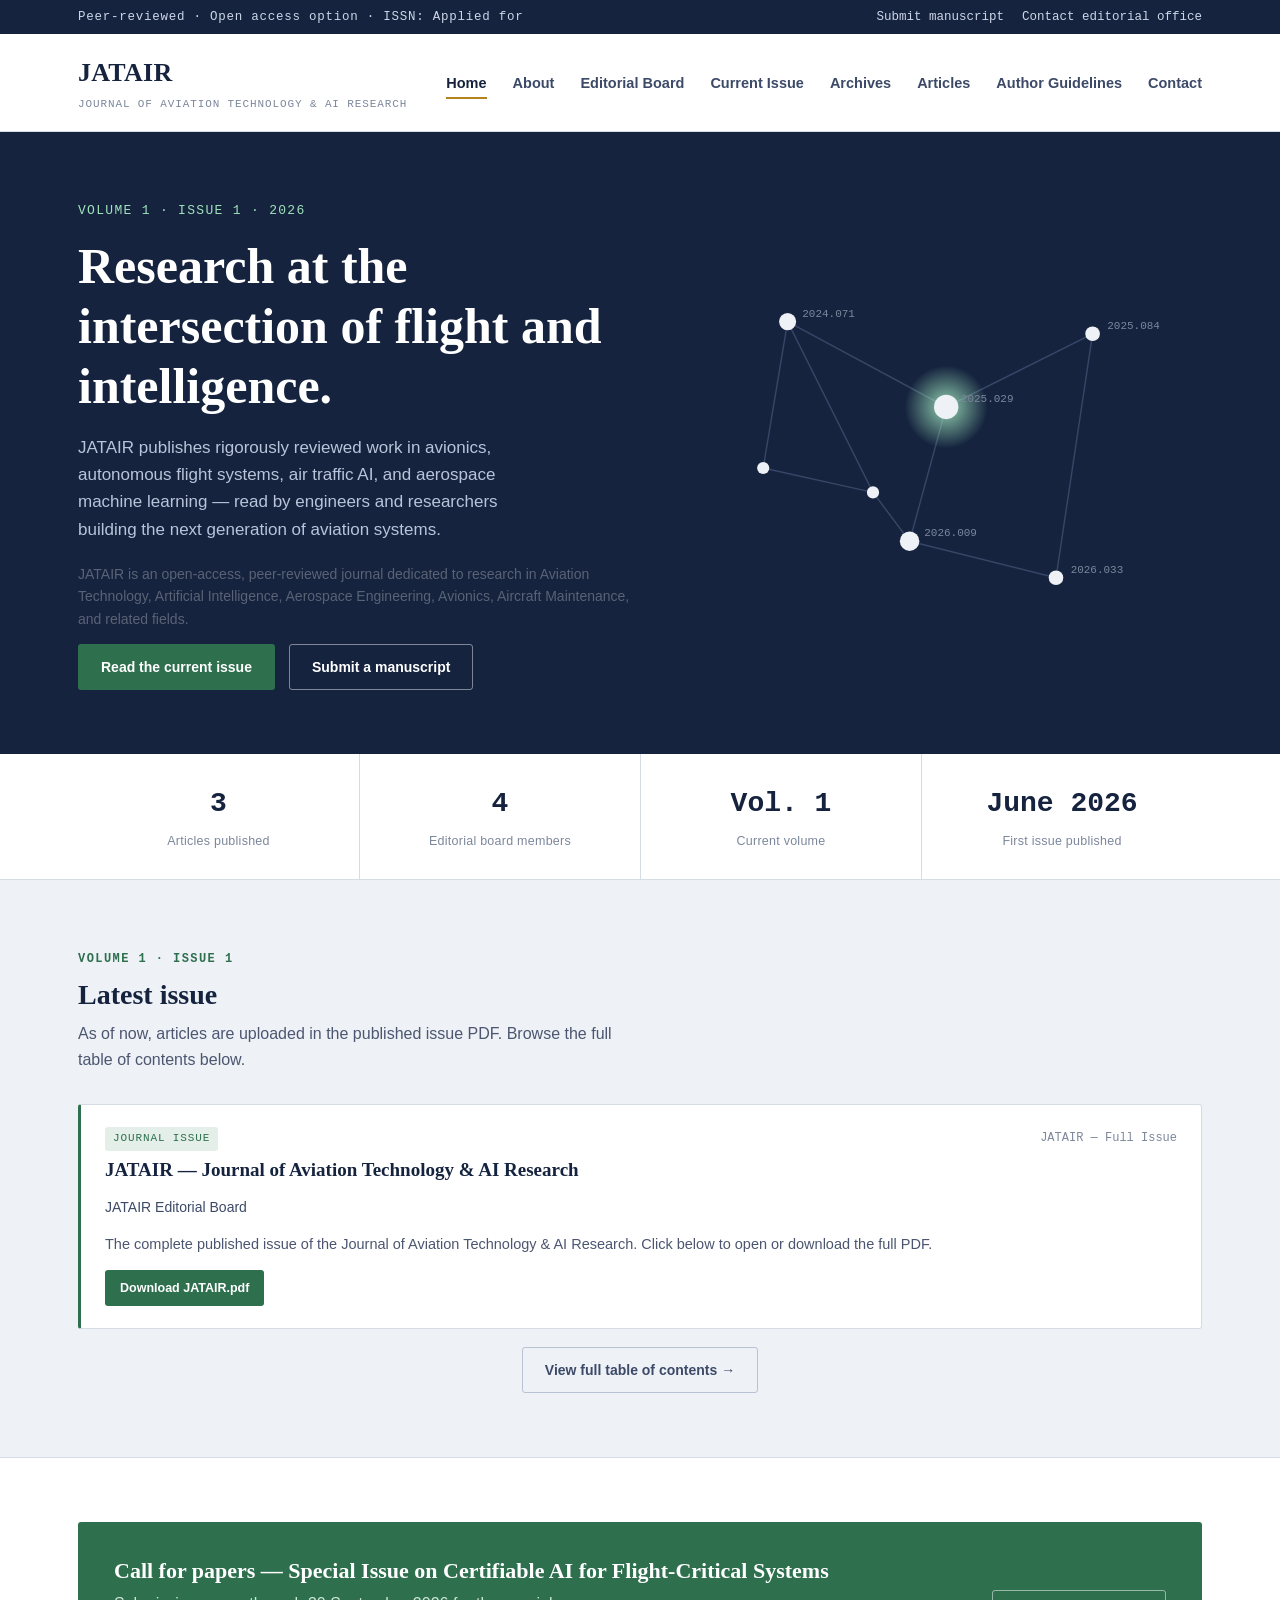
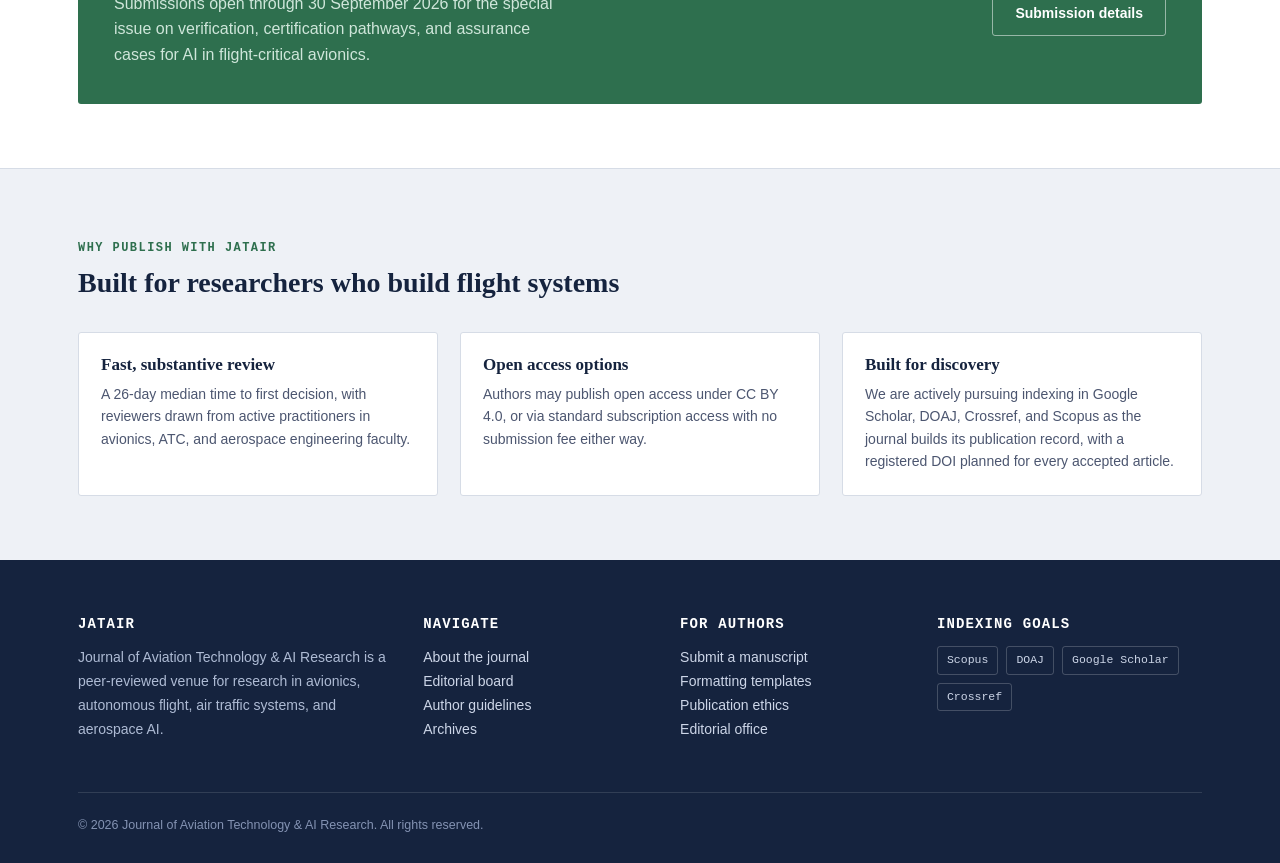
<file: index.html>
<!DOCTYPE html>
<html lang="en">
<head>
    <meta name="google-site-verification" content="bIQgnCzCOaIgzUwTXekCMiHLZ_OzwnJJaX8pD0Ojh9M" />
    <meta charset="UTF-8">
    <meta name="viewport" content="width=device-width, initial-scale=1.0">

    <title>JATAIR – Journal of Aviation Technology &amp; AI Research</title>

    <meta name="description" content="JATAIR publishes peer-reviewed research in aviation technology, avionics, autonomous flight systems, and AI">

    <link rel="stylesheet" href="styles.css">
    <link rel="preconnect" href="https://fonts.googleapis.com">
    <!-- other links -->
</head>
<body>
<a class="skip-link" href="#main">Skip to content</a>

<div class="topbar">
  <div class="container">
    <span class="issn">Peer-reviewed · Open access option · ISSN: Applied for</span>
    <div class="topbar-links">
      <a href="submit.html">Submit manuscript</a>
      <a href="contact.html">Contact editorial office</a>
    </div>
  </div>
</div>

<header class="site-header">
  <div class="container">
    <a href="index.html" class="brand">
      <span class="brand-mark">JATAIR</span>
      <span class="brand-sub">Journal of Aviation Technology &amp; AI Research</span>
    </a>
    <button class="nav-toggle" aria-label="Toggle navigation" aria-expanded="false">
      <span></span><span></span><span></span>
    </button>
    <nav class="main-nav" aria-label="Primary">
      <ul>
        <li><a href="index.html" aria-current="page">Home</a></li>
        <li><a href="about.html">About</a></li>
        <li><a href="board.html">Editorial Board</a></li>
        <li><a href="current-issue.html">Current Issue</a></li>
        <li><a href="archives.html">Archives</a></li>
        <li><a href="articles.html">Articles</a></li>
        <li><a href="guidelines.html">Author Guidelines</a></li>
        <li><a href="contact.html">Contact</a></li>
      </ul>
    </nav>
  </div>
</header>

<main id="main">

  <section class="hero">
    <div class="container">
      <div>
        <span class="issue-tag">Volume 1 · Issue 1 · 2026</span>
        <h1>Research at the intersection of flight and intelligence.</h1>
        <p class="lede">JATAIR publishes rigorously reviewed work in avionics, autonomous flight systems, air traffic AI, and aerospace machine learning — read by engineers and researchers building the next generation of aviation systems.</p>
        <p style="font-size:14px; color:#5a6275; margin-top:-8px;">JATAIR is an open-access, peer-reviewed journal dedicated to research in Aviation Technology, Artificial Intelligence, Aerospace Engineering, Avionics, Aircraft Maintenance, and related fields.</p>
        <div class="hero-actions">
          <a href="current-issue.html" class="btn btn-primary">Read the current issue</a>
          <a href="submit.html" class="btn btn-secondary">Submit a manuscript</a>
        </div>
      </div>
      <div class="hero-graphic" aria-hidden="true">
        <svg viewBox="0 0 420 360" xmlns="http://www.w3.org/2000/svg">
          <defs>
            <radialGradient id="nodeglow" cx="50%" cy="50%" r="50%">
              <stop offset="0%" stop-color="#9fe3bc" stop-opacity="0.9"/>
              <stop offset="100%" stop-color="#9fe3bc" stop-opacity="0"/>
            </radialGradient>
          </defs>
          <g stroke="#3a4a6b" stroke-width="1.2" fill="none" opacity="0.9">
            <line x1="80" y1="80" x2="210" y2="150"/>
            <line x1="210" y1="150" x2="330" y2="90"/>
            <line x1="210" y1="150" x2="180" y2="260"/>
            <line x1="180" y1="260" x2="300" y2="290"/>
            <line x1="80" y1="80" x2="150" y2="220"/>
            <line x1="150" y1="220" x2="180" y2="260"/>
            <line x1="330" y1="90" x2="300" y2="290"/>
            <line x1="80" y1="80" x2="60" y2="200"/>
            <line x1="60" y1="200" x2="150" y2="220"/>
          </g>
          <circle cx="210" cy="150" r="34" fill="url(#nodeglow)"/>
          <g fill="#eef1f6">
            <circle cx="80" cy="80" r="7"/>
            <circle cx="210" cy="150" r="10"/>
            <circle cx="330" cy="90" r="6"/>
            <circle cx="180" cy="260" r="8"/>
            <circle cx="300" cy="290" r="6"/>
            <circle cx="150" cy="220" r="5"/>
            <circle cx="60" cy="200" r="5"/>
          </g>
          <g font-family="IBM Plex Mono, monospace" font-size="9" fill="#7c879c">
            <text x="92" y="76">2024.071</text>
            <text x="222" y="146">2025.029</text>
            <text x="342" y="86">2025.084</text>
            <text x="192" y="256">2026.009</text>
            <text x="312" y="286">2026.033</text>
          </g>
        </svg>
      </div>
    </div>
  </section>

  <section class="stats-strip">
    <div class="container">
      <div class="stat"><div class="value">3</div><div class="label">Articles published</div></div>
      <div class="stat"><div class="value">4</div><div class="label">Editorial board members</div></div>
      <div class="stat"><div class="value">Vol. 1</div><div class="label">Current volume</div></div>
      <div class="stat"><div class="value">June 2026</div><div class="label">First issue published</div></div>
    </div>
  </section>

  <section class="section">
    <div class="container">
      <div class="section-header">
        <span class="eyebrow">Volume 1 · Issue 1</span>
        <h2>Latest issue</h2>
        <p>As of now, articles are uploaded in the published issue PDF. Browse the full table of contents below.</p>
      </div>

      <article class="citation-card">
        <div class="citation-card__head">
          <span class="citation-card__tag">Journal Issue</span>
          <span class="citation-card__pages">JATAIR — Full Issue</span>
        </div>
        <h3 class="citation-card__title"><a href="JATAIR.pdf">JATAIR — Journal of Aviation Technology &amp; AI Research</a></h3>
        <p class="citation-card__authors">JATAIR Editorial Board</p>
        <p class="citation-card__abstract">The complete published issue of the Journal of Aviation Technology &amp; AI Research. Click below to open or download the full PDF.</p>
        <div class="citation-card__actions">
          <a href="JATAIR.pdf" class="btn btn-primary btn-small">Download JATAIR.pdf</a>
        </div>
      </article>

      <div style="text-align:center; margin-top: 8px;">
        <a href="current-issue.html" class="btn btn-ghost">View full table of contents →</a>
      </div>
    </div>
  </section>

  <section class="section alt">
    <div class="container">
      <div class="cfp-banner">
        <div>
          <h3>Call for papers — Special Issue on Certifiable AI for Flight-Critical Systems</h3>
          <p>Submissions open through 30 September 2026 for the special issue on verification, certification pathways, and assurance cases for AI in flight-critical avionics.</p>
        </div>
        <a href="submit.html" class="btn btn-secondary" style="border-color:rgba(255,255,255,0.5); color:#fff;">Submission details</a>
      </div>
    </div>
  </section>

  <section class="section">
    <div class="container">
      <div class="section-header">
        <span class="eyebrow">Why publish with JATAIR</span>
        <h2>Built for researchers who build flight systems</h2>
      </div>
      <div class="info-grid">
        <div class="info-card">
          <h3>Fast, substantive review</h3>
          <p>A 26-day median time to first decision, with reviewers drawn from active practitioners in avionics, ATC, and aerospace engineering faculty.</p>
        </div>
        <div class="info-card">
          <h3>Open access options</h3>
          <p>Authors may publish open access under CC BY 4.0, or via standard subscription access with no submission fee either way.</p>
        </div>
        <div class="info-card">
          <h3>Built for discovery</h3>
          <p>We are actively pursuing indexing in Google Scholar, DOAJ, Crossref, and Scopus as the journal builds its publication record, with a registered DOI planned for every accepted article.</p>
        </div>
      </div>
    </div>
  </section>

</main>

<footer class="site-footer">
  <div class="container">
    <div class="footer-grid">
      <div>
        <h4>JATAIR</h4>
        <p>Journal of Aviation Technology &amp; AI Research is a peer-reviewed venue for research in avionics, autonomous flight, air traffic systems, and aerospace AI.</p>
      </div>
      <div>
        <h4>Navigate</h4>
        <ul>
          <li><a href="about.html">About the journal</a></li>
          <li><a href="board.html">Editorial board</a></li>
          <li><a href="guidelines.html">Author guidelines</a></li>
          <li><a href="archives.html">Archives</a></li>
        </ul>
      </div>
      <div>
        <h4>For authors</h4>
        <ul>
          <li><a href="submit.html">Submit a manuscript</a></li>
          <li><a href="guidelines.html#formatting">Formatting templates</a></li>
          <li><a href="guidelines.html#ethics">Publication ethics</a></li>
          <li><a href="contact.html">Editorial office</a></li>
        </ul>
      </div>
      <div>
        <h4>Indexing goals</h4>
        <div class="indexing-list">
          <span>Scopus</span>
          <span>DOAJ</span>
          <span>Google Scholar</span>
          <span>Crossref</span>
        </div>
      </div>
    </div>
    <div class="footer-bottom">
      <span>© 2026 Journal of Aviation Technology &amp; AI Research. All rights reserved.</span>
    </div>
  </div>
</footer>

<script src="script.js"></script>
</body>
</html>
</file>
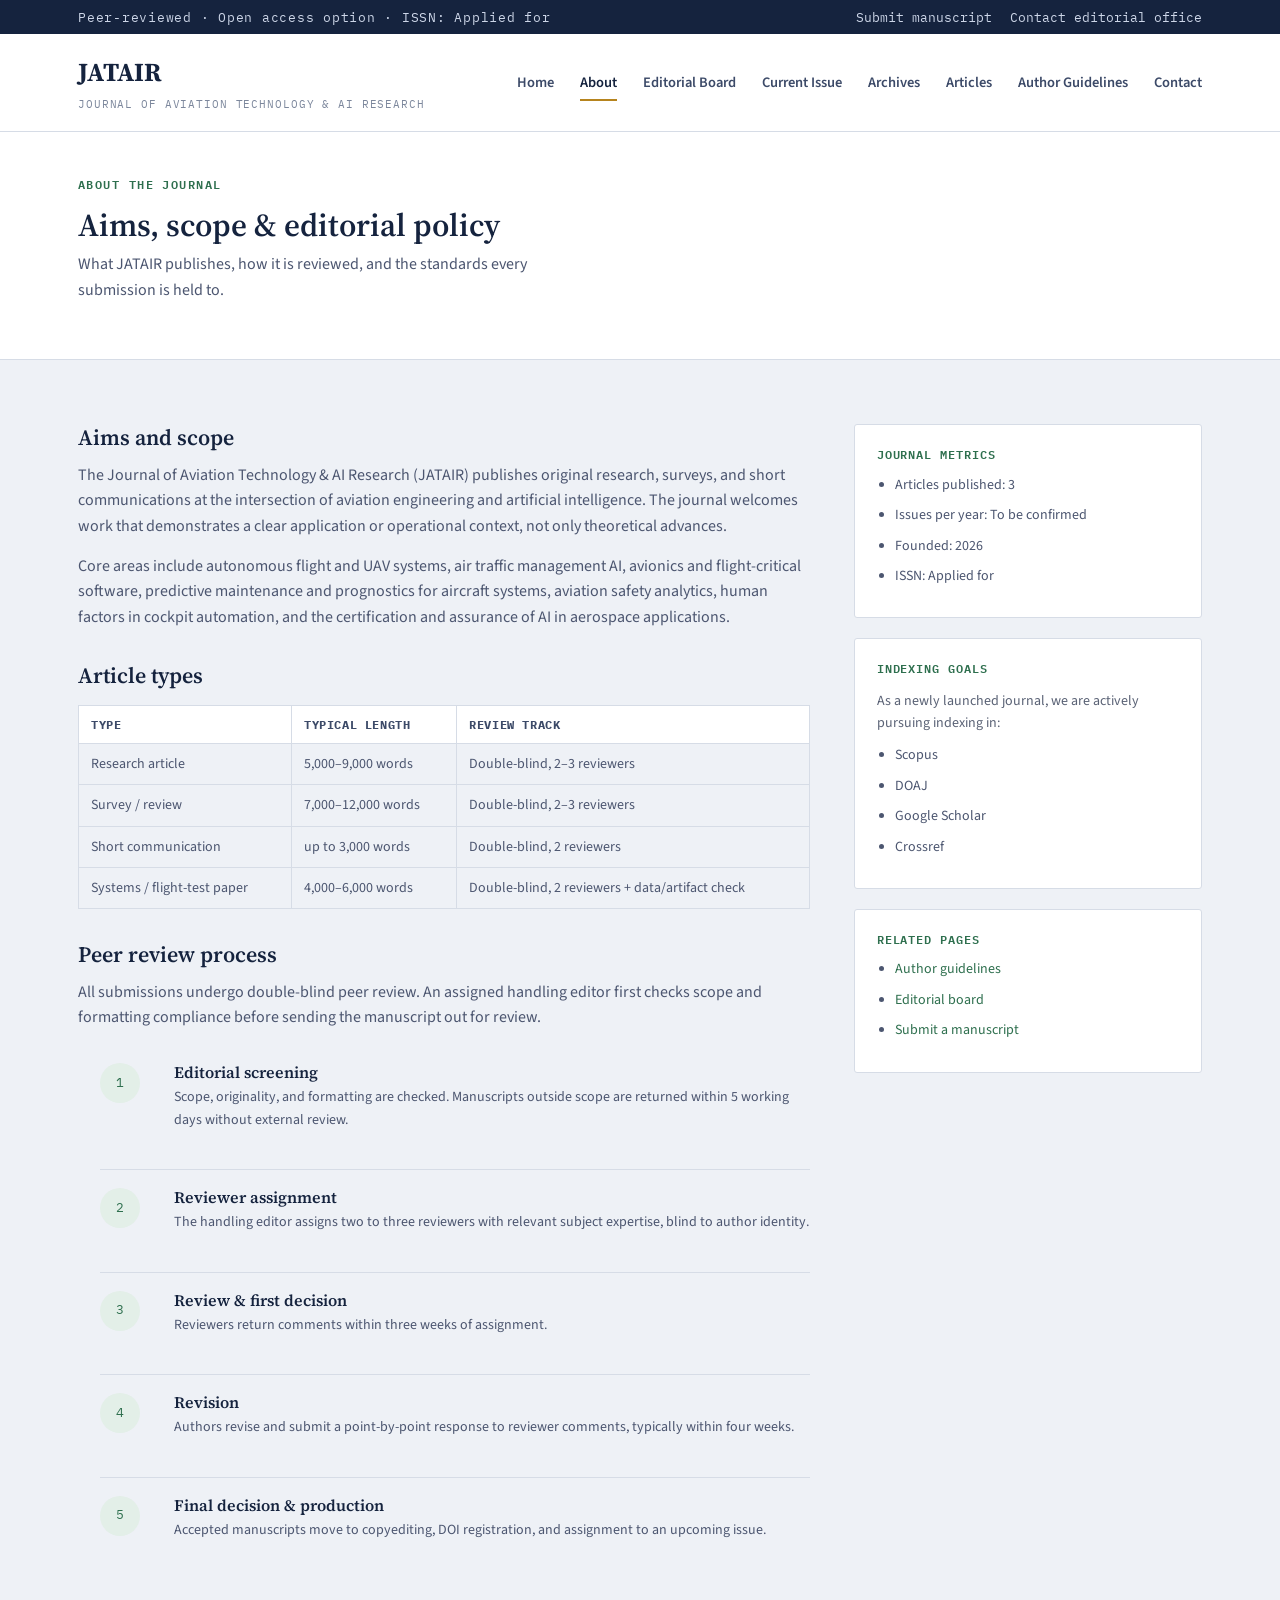
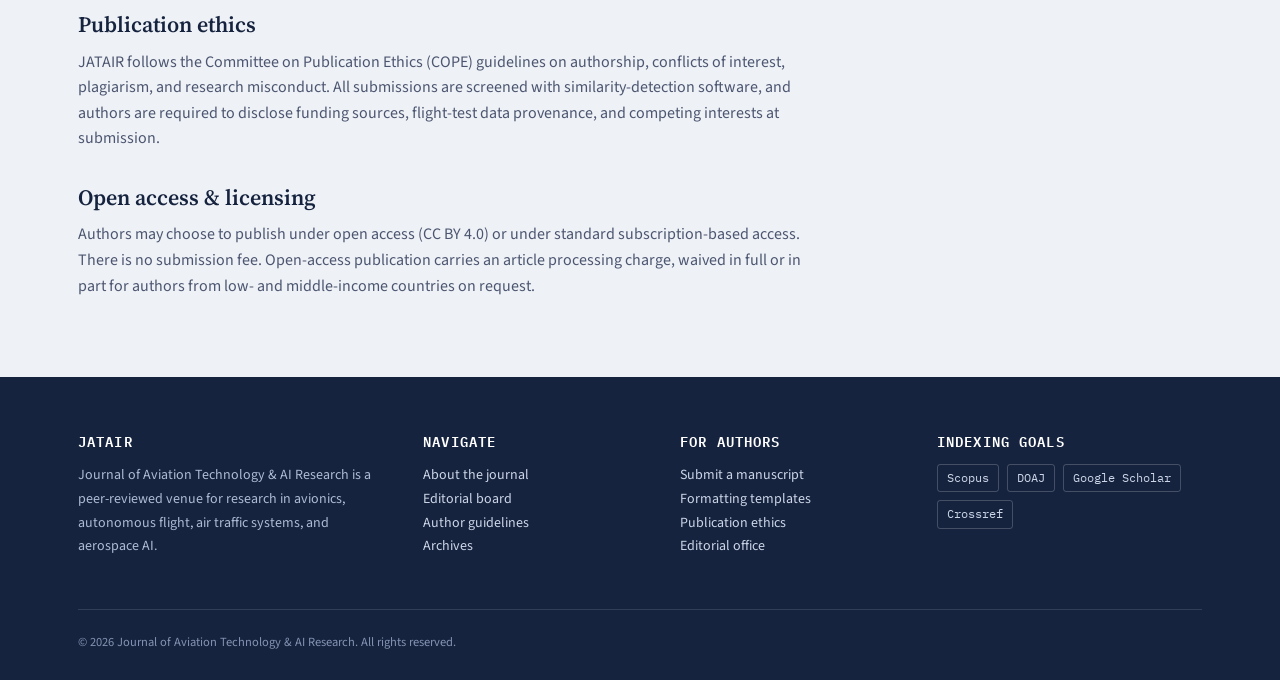
<file: about.html>
<!DOCTYPE html>
<html lang="en">
<head>
<meta charset="UTF-8">
<meta name="viewport" content="width=device-width, initial-scale=1.0">
<title>About — JATAIR</title>
<meta name="description" content="Aims, scope, and editorial policies of the Journal of Aviation Technology & AI Research.">
<link rel="stylesheet" href="styles.css">
<link rel="preconnect" href="https://fonts.googleapis.com">
<link href="https://fonts.googleapis.com/css2?family=Source+Serif+4:wght@500;600;700&family=Source+Sans+3:wght@400;500;600;700&family=IBM+Plex+Mono:wght@400;500;600&display=swap" rel="stylesheet">
</head>
<body>
<a class="skip-link" href="#main">Skip to content</a>

<div class="topbar">
  <div class="container">
    <span class="issn">Peer-reviewed · Open access option · ISSN: Applied for</span>
    <div class="topbar-links">
      <a href="submit.html">Submit manuscript</a>
      <a href="contact.html">Contact editorial office</a>
    </div>
  </div>
</div>

<header class="site-header">
  <div class="container">
    <a href="index.html" class="brand">
      <span class="brand-mark">JATAIR</span>
      <span class="brand-sub">Journal of Aviation Technology &amp; AI Research</span>
    </a>
    <button class="nav-toggle" aria-label="Toggle navigation" aria-expanded="false">
      <span></span><span></span><span></span>
    </button>
    <nav class="main-nav" aria-label="Primary">
      <ul>
        <li><a href="index.html">Home</a></li>
        <li><a href="about.html" aria-current="page">About</a></li>
        <li><a href="board.html">Editorial Board</a></li>
        <li><a href="current-issue.html">Current Issue</a></li>
        <li><a href="archives.html">Archives</a></li>
        <li><a href="articles.html">Articles</a></li>
        <li><a href="guidelines.html">Author Guidelines</a></li>
        <li><a href="contact.html">Contact</a></li>
      </ul>
    </nav>
  </div>
</header>

<main id="main">

  <div class="page-header">
    <div class="container">
      <span class="eyebrow">About the journal</span>
      <h1>Aims, scope &amp; editorial policy</h1>
      <p>What JATAIR publishes, how it is reviewed, and the standards every submission is held to.</p>
    </div>
  </div>

  <section class="section">
    <div class="container">
      <div class="layout-2col">
        <div class="prose">
          <h2>Aims and scope</h2>
          <p>The Journal of Aviation Technology &amp; AI Research (JATAIR) publishes original research, surveys, and short communications at the intersection of aviation engineering and artificial intelligence. The journal welcomes work that demonstrates a clear application or operational context, not only theoretical advances.</p>
          <p>Core areas include autonomous flight and UAV systems, air traffic management AI, avionics and flight-critical software, predictive maintenance and prognostics for aircraft systems, aviation safety analytics, human factors in cockpit automation, and the certification and assurance of AI in aerospace applications.</p>

          <h2>Article types</h2>
          <table>
            <thead>
              <tr><th>Type</th><th>Typical length</th><th>Review track</th></tr>
            </thead>
            <tbody>
              <tr><td>Research article</td><td>5,000–9,000 words</td><td>Double-blind, 2–3 reviewers</td></tr>
              <tr><td>Survey / review</td><td>7,000–12,000 words</td><td>Double-blind, 2–3 reviewers</td></tr>
              <tr><td>Short communication</td><td>up to 3,000 words</td><td>Double-blind, 2 reviewers</td></tr>
              <tr><td>Systems / flight-test paper</td><td>4,000–6,000 words</td><td>Double-blind, 2 reviewers + data/artifact check</td></tr>
            </tbody>
          </table>

          <h2>Peer review process</h2>
          <p>All submissions undergo double-blind peer review. An assigned handling editor first checks scope and formatting compliance before sending the manuscript out for review.</p>

          <ol class="timeline">
            <li>
              <span class="step-num">1</span>
              <div><h4>Editorial screening</h4><p>Scope, originality, and formatting are checked. Manuscripts outside scope are returned within 5 working days without external review.</p></div>
            </li>
            <li>
              <span class="step-num">2</span>
              <div><h4>Reviewer assignment</h4><p>The handling editor assigns two to three reviewers with relevant subject expertise, blind to author identity.</p></div>
            </li>
            <li>
              <span class="step-num">3</span>
              <div><h4>Review &amp; first decision</h4><p>Reviewers return comments within three weeks of assignment.</p></div>
            </li>
            <li>
              <span class="step-num">4</span>
              <div><h4>Revision</h4><p>Authors revise and submit a point-by-point response to reviewer comments, typically within four weeks.</p></div>
            </li>
            <li>
              <span class="step-num">5</span>
              <div><h4>Final decision &amp; production</h4><p>Accepted manuscripts move to copyediting, DOI registration, and assignment to an upcoming issue.</p></div>
            </li>
          </ol>

          <h2 id="ethics">Publication ethics</h2>
          <p>JATAIR follows the Committee on Publication Ethics (COPE) guidelines on authorship, conflicts of interest, plagiarism, and research misconduct. All submissions are screened with similarity-detection software, and authors are required to disclose funding sources, flight-test data provenance, and competing interests at submission.</p>

          <h2>Open access &amp; licensing</h2>
          <p>Authors may choose to publish under open access (CC BY 4.0) or under standard subscription-based access. There is no submission fee. Open-access publication carries an article processing charge, waived in full or in part for authors from low- and middle-income countries on request.</p>
        </div>

        <aside>
          <div class="sidebar-card">
            <h3>Journal metrics</h3>
            <ul>
              <li>Articles published: 3</li>
              <li>Issues per year: To be confirmed</li>
              <li>Founded: 2026</li>
              <li>ISSN: Applied for</li>
            </ul>
          </div>
          <div class="sidebar-card">
            <h3>Indexing goals</h3>
            <p style="font-size:14px; color:#5a6275; margin-bottom:10px;">As a newly launched journal, we are actively pursuing indexing in:</p>
            <ul>
              <li>Scopus</li>
              <li>DOAJ</li>
              <li>Google Scholar</li>
              <li>Crossref</li>
            </ul>
          </div>
          <div class="sidebar-card">
            <h3>Related pages</h3>
            <ul>
              <li><a href="guidelines.html">Author guidelines</a></li>
              <li><a href="board.html">Editorial board</a></li>
              <li><a href="submit.html">Submit a manuscript</a></li>
            </ul>
          </div>
        </aside>
      </div>
    </div>
  </section>

</main>

<footer class="site-footer">
  <div class="container">
    <div class="footer-grid">
      <div>
        <h4>JATAIR</h4>
        <p>Journal of Aviation Technology &amp; AI Research is a peer-reviewed venue for research in avionics, autonomous flight, air traffic systems, and aerospace AI.</p>
      </div>
      <div>
        <h4>Navigate</h4>
        <ul>
          <li><a href="about.html">About the journal</a></li>
          <li><a href="board.html">Editorial board</a></li>
          <li><a href="guidelines.html">Author guidelines</a></li>
          <li><a href="archives.html">Archives</a></li>
        </ul>
      </div>
      <div>
        <h4>For authors</h4>
        <ul>
          <li><a href="submit.html">Submit a manuscript</a></li>
          <li><a href="guidelines.html#formatting">Formatting templates</a></li>
          <li><a href="guidelines.html#ethics">Publication ethics</a></li>
          <li><a href="contact.html">Editorial office</a></li>
        </ul>
      </div>
      <div>
        <h4>Indexing goals</h4>
        <div class="indexing-list">
          <span>Scopus</span>
          <span>DOAJ</span>
          <span>Google Scholar</span>
          <span>Crossref</span>
        </div>
      </div>
    </div>
    <div class="footer-bottom">
      <span>© 2026 Journal of Aviation Technology &amp; AI Research. All rights reserved.</span>
    </div>
  </div>
</footer>

<script src="script.js"></script>
</body>
</html>
</file>
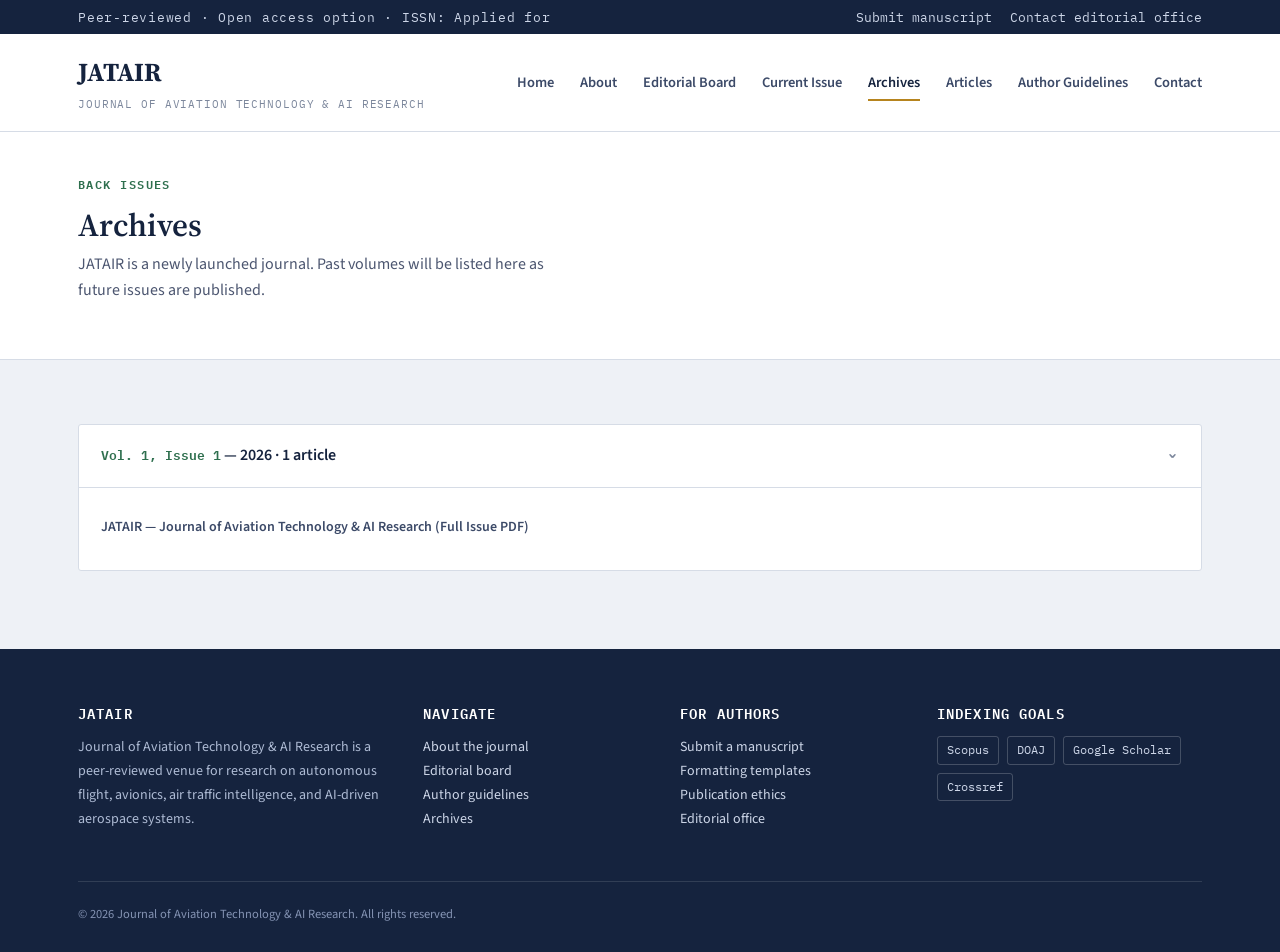
<file: archives.html>
<!DOCTYPE html>
<html lang="en">
<head>
<meta charset="UTF-8">
<meta name="viewport" content="width=device-width, initial-scale=1.0">
<title>Archives — JATAIR</title>
<meta name="description" content="Browse past volumes and issues of the Journal of Aviation Technology & AI Research.">
<link rel="stylesheet" href="styles.css">
<link rel="preconnect" href="https://fonts.googleapis.com">
<link href="https://fonts.googleapis.com/css2?family=Source+Serif+4:wght@500;600;700&family=Source+Sans+3:wght@400;500;600;700&family=IBM+Plex+Mono:wght@400;500;600&display=swap" rel="stylesheet">
</head>
<body>
<a class="skip-link" href="#main">Skip to content</a>

<div class="topbar">
  <div class="container">
    <span class="issn">Peer-reviewed · Open access option · ISSN: Applied for</span>
    <div class="topbar-links">
      <a href="submit.html">Submit manuscript</a>
      <a href="contact.html">Contact editorial office</a>
    </div>
  </div>
</div>

<header class="site-header">
  <div class="container">
    <a href="index.html" class="brand">
      <span class="brand-mark">JATAIR</span>
      <span class="brand-sub">Journal of Aviation Technology &amp; AI Research</span>
    </a>
    <button class="nav-toggle" aria-label="Toggle navigation" aria-expanded="false">
      <span></span><span></span><span></span>
    </button>
    <nav class="main-nav" aria-label="Primary">
      <ul>
        <li><a href="index.html">Home</a></li>
        <li><a href="about.html">About</a></li>
        <li><a href="board.html">Editorial Board</a></li>
        <li><a href="current-issue.html">Current Issue</a></li>
        <li><a href="archives.html" aria-current="page">Archives</a></li>
        <li><a href="articles.html">Articles</a></li>
        <li><a href="guidelines.html">Author Guidelines</a></li>
        <li><a href="contact.html">Contact</a></li>
      </ul>
    </nav>
  </div>
</header>

<main id="main">

  <div class="page-header">
    <div class="container">
      <span class="eyebrow">Back issues</span>
      <h1>Archives</h1>
      <p>JATAIR is a newly launched journal. Past volumes will be listed here as future issues are published.</p>
    </div>
  </div>

  <section class="section">
    <div class="container">

      <details class="archive-issue" open>
        <summary>
          <span><span class="vol">Vol. 1, Issue 1</span> — 2026 · 1 article</span>
          <span class="arrow">›</span>
        </summary>
        <div class="archive-body">
          <div class="archive-toc-item"><a href="JATAIR.pdf">JATAIR — Journal of Aviation Technology &amp; AI Research (Full Issue PDF)</a></div>
        </div>
      </details>

  </section>

</main>

<footer class="site-footer">
  <div class="container">
    <div class="footer-grid">
      <div>
        <h4>JATAIR</h4>
        <p>Journal of Aviation Technology &amp; AI Research is a peer-reviewed venue for research on autonomous flight, avionics, air traffic intelligence, and AI-driven aerospace systems.</p>
      </div>
      <div>
        <h4>Navigate</h4>
        <ul>
          <li><a href="about.html">About the journal</a></li>
          <li><a href="board.html">Editorial board</a></li>
          <li><a href="guidelines.html">Author guidelines</a></li>
          <li><a href="archives.html">Archives</a></li>
        </ul>
      </div>
      <div>
        <h4>For authors</h4>
        <ul>
          <li><a href="submit.html">Submit a manuscript</a></li>
          <li><a href="guidelines.html#formatting">Formatting templates</a></li>
          <li><a href="guidelines.html#ethics">Publication ethics</a></li>
          <li><a href="contact.html">Editorial office</a></li>
        </ul>
      </div>
      <div>
        <h4>Indexing goals</h4>
        <div class="indexing-list">
          <span>Scopus</span>
          <span>DOAJ</span>
          <span>Google Scholar</span>
          <span>Crossref</span>
        </div>
      </div>
    </div>
    <div class="footer-bottom">
      <span>© 2026 Journal of Aviation Technology &amp; AI Research. All rights reserved.</span>
    </div>
  </div>
</footer>

<script src="script.js"></script>
</body>
</html>
</file>
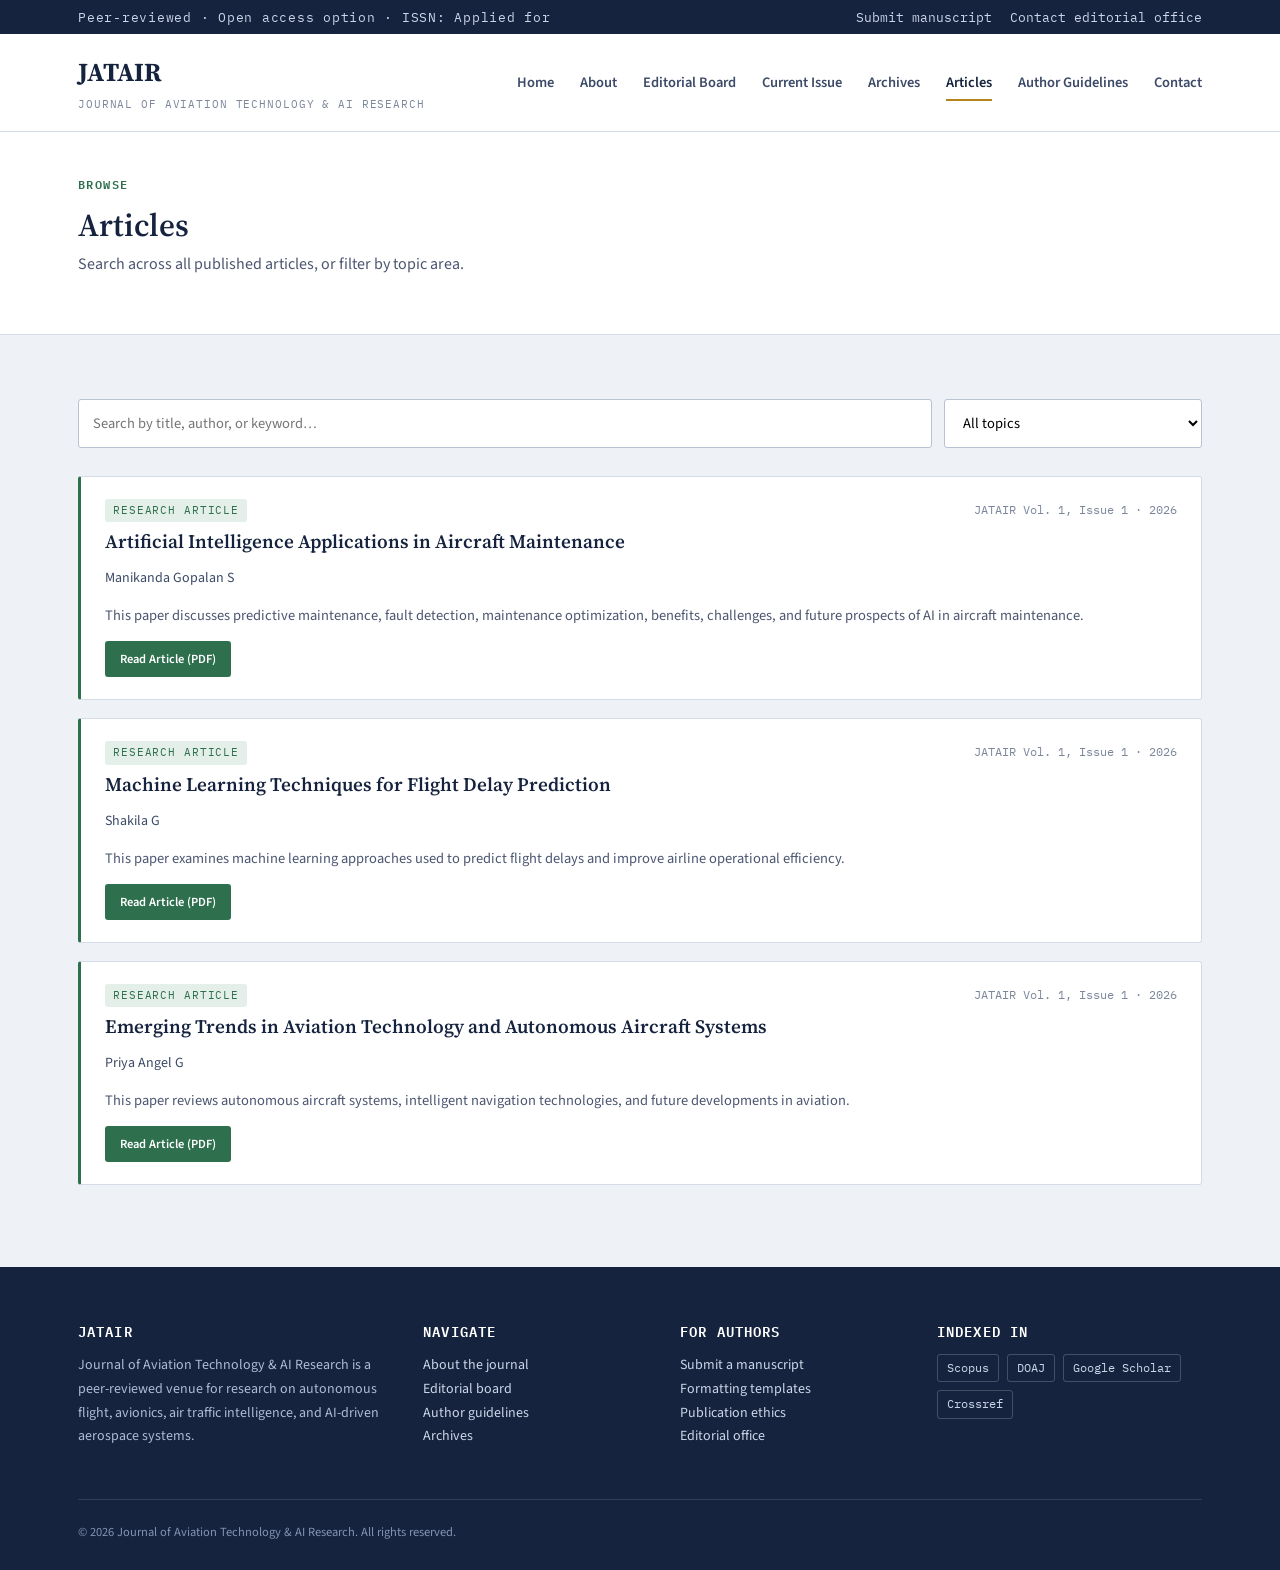
<file: articles (3).html>
<!DOCTYPE html>
<html lang="en">
<head>
<meta charset="UTF-8">
<meta name="viewport" content="width=device-width, initial-scale=1.0">
<title>Articles — JATAIR</title>
<meta name="description" content="Search and browse all articles published in the Journal of Aviation Technology & AI Research.">
<link rel="stylesheet" href="styles.css">
<link rel="preconnect" href="https://fonts.googleapis.com">
<link href="https://fonts.googleapis.com/css2?family=Source+Serif+4:wght@500;600;700&family=Source+Sans+3:wght@400;500;600;700&family=IBM+Plex+Mono:wght@400;500;600&display=swap" rel="stylesheet">
</head>
<body>
<a class="skip-link" href="#main">Skip to content</a>

<div class="topbar">
  <div class="container">
    <span class="issn">Peer-reviewed · Open access option · ISSN: Applied for</span>
    <div class="topbar-links">
      <a href="submit.html">Submit manuscript</a>
      <a href="contact.html">Contact editorial office</a>
    </div>
  </div>
</div>

<header class="site-header">
  <div class="container">
    <a href="index.html" class="brand">
      <span class="brand-mark">JATAIR</span>
      <span class="brand-sub">Journal of Aviation Technology &amp; AI Research</span>
    </a>
    <button class="nav-toggle" aria-label="Toggle navigation" aria-expanded="false">
      <span></span><span></span><span></span>
    </button>
    <nav class="main-nav" aria-label="Primary">
      <ul>
        <li><a href="index.html">Home</a></li>
        <li><a href="about.html">About</a></li>
        <li><a href="board.html">Editorial Board</a></li>
        <li><a href="current-issue.html">Current Issue</a></li>
        <li><a href="archives.html">Archives</a></li>
        <li><a href="articles.html" aria-current="page">Articles</a></li>
        <li><a href="guidelines.html">Author Guidelines</a></li>
        <li><a href="contact.html">Contact</a></li>
      </ul>
    </nav>
  </div>
</header>

<main id="main">

  <div class="page-header">
    <div class="container">
      <span class="eyebrow">Browse</span>
      <h1>Articles</h1>
      <p>Search across all published articles, or filter by topic area.</p>
    </div>
  </div>

  <section class="section">
    <div class="container">

      <div class="search-bar">
        <input type="search" data-article-search placeholder="Search by title, author, or keyword…" aria-label="Search articles">
        <select data-topic-filter aria-label="Filter by topic">
          <option value="all">All topics</option>
          <option value="autonomy">Autonomous Flight &amp; UAVs</option>
          <option value="avionics">Avionics &amp; Flight-Critical Systems</option>
          <option value="atc">Air Traffic Management</option>
          <option value="maintenance">Maintenance &amp; Structural Health</option>
          <option value="hf">Human Factors &amp; Cockpit Systems</option>
        </select>
      </div>

      <article class="citation-card" data-article-card data-topic="maintenance">
        <div class="citation-card__head">
          <span class="citation-card__tag">Research Article</span>
          <span class="citation-card__pages">JATAIR Vol. 1, Issue 1 · 2026</span>
        </div>
        <h3 class="citation-card__title"><a href="JATAIR.pdf">Artificial Intelligence Applications in Aircraft Maintenance</a></h3>
        <p class="citation-card__authors">Manikanda Gopalan S</p>
        <p class="citation-card__abstract">This paper discusses predictive maintenance, fault detection, maintenance optimization, benefits, challenges, and future prospects of AI in aircraft maintenance.</p>
        <div class="citation-card__actions">
          <a href="JATAIR.pdf" class="btn btn-primary btn-small">Read Article (PDF)</a>
        </div>
      </article>

      <article class="citation-card" data-article-card data-topic="atc">
        <div class="citation-card__head">
          <span class="citation-card__tag">Research Article</span>
          <span class="citation-card__pages">JATAIR Vol. 1, Issue 1 · 2026</span>
        </div>
        <h3 class="citation-card__title"><a href="JATAIR.pdf">Machine Learning Techniques for Flight Delay Prediction</a></h3>
        <p class="citation-card__authors">Shakila G</p>
        <p class="citation-card__abstract">This paper examines machine learning approaches used to predict flight delays and improve airline operational efficiency.</p>
        <div class="citation-card__actions">
          <a href="JATAIR.pdf" class="btn btn-primary btn-small">Read Article (PDF)</a>
        </div>
      </article>

      <article class="citation-card" data-article-card data-topic="autonomy">
        <div class="citation-card__head">
          <span class="citation-card__tag">Research Article</span>
          <span class="citation-card__pages">JATAIR Vol. 1, Issue 1 · 2026</span>
        </div>
        <h3 class="citation-card__title"><a href="JATAIR.pdf">Emerging Trends in Aviation Technology and Autonomous Aircraft Systems</a></h3>
        <p class="citation-card__authors">Priya Angel G</p>
        <p class="citation-card__abstract">This paper reviews autonomous aircraft systems, intelligent navigation technologies, and future developments in aviation.</p>
        <div class="citation-card__actions">
          <a href="JATAIR.pdf" class="btn btn-primary btn-small">Read Article (PDF)</a>
        </div>
      </article>

      <div class="no-results">No articles match your search. Try a different keyword or topic.</div>

    </div>
  </section>

</main>

<footer class="site-footer">
  <div class="container">
    <div class="footer-grid">
      <div>
        <h4>JATAIR</h4>
        <p>Journal of Aviation Technology &amp; AI Research is a peer-reviewed venue for research on autonomous flight, avionics, air traffic intelligence, and AI-driven aerospace systems.</p>
      </div>
      <div>
        <h4>Navigate</h4>
        <ul>
          <li><a href="about.html">About the journal</a></li>
          <li><a href="board.html">Editorial board</a></li>
          <li><a href="guidelines.html">Author guidelines</a></li>
          <li><a href="archives.html">Archives</a></li>
        </ul>
      </div>
      <div>
        <h4>For authors</h4>
        <ul>
          <li><a href="submit.html">Submit a manuscript</a></li>
          <li><a href="guidelines.html#formatting">Formatting templates</a></li>
          <li><a href="guidelines.html#ethics">Publication ethics</a></li>
          <li><a href="contact.html">Editorial office</a></li>
        </ul>
      </div>
      <div>
        <h4>Indexed in</h4>
        <div class="indexing-list">
          <span>Scopus</span>
          <span>DOAJ</span>
          <span>Google Scholar</span>
          <span>Crossref</span>
        </div>
      </div>
    </div>
    <div class="footer-bottom">
      <span>© 2026 Journal of Aviation Technology &amp; AI Research. All rights reserved.</span>
    </div>
  </div>
</footer>

<script src="script.js"></script>
</body>
</html>
</file>
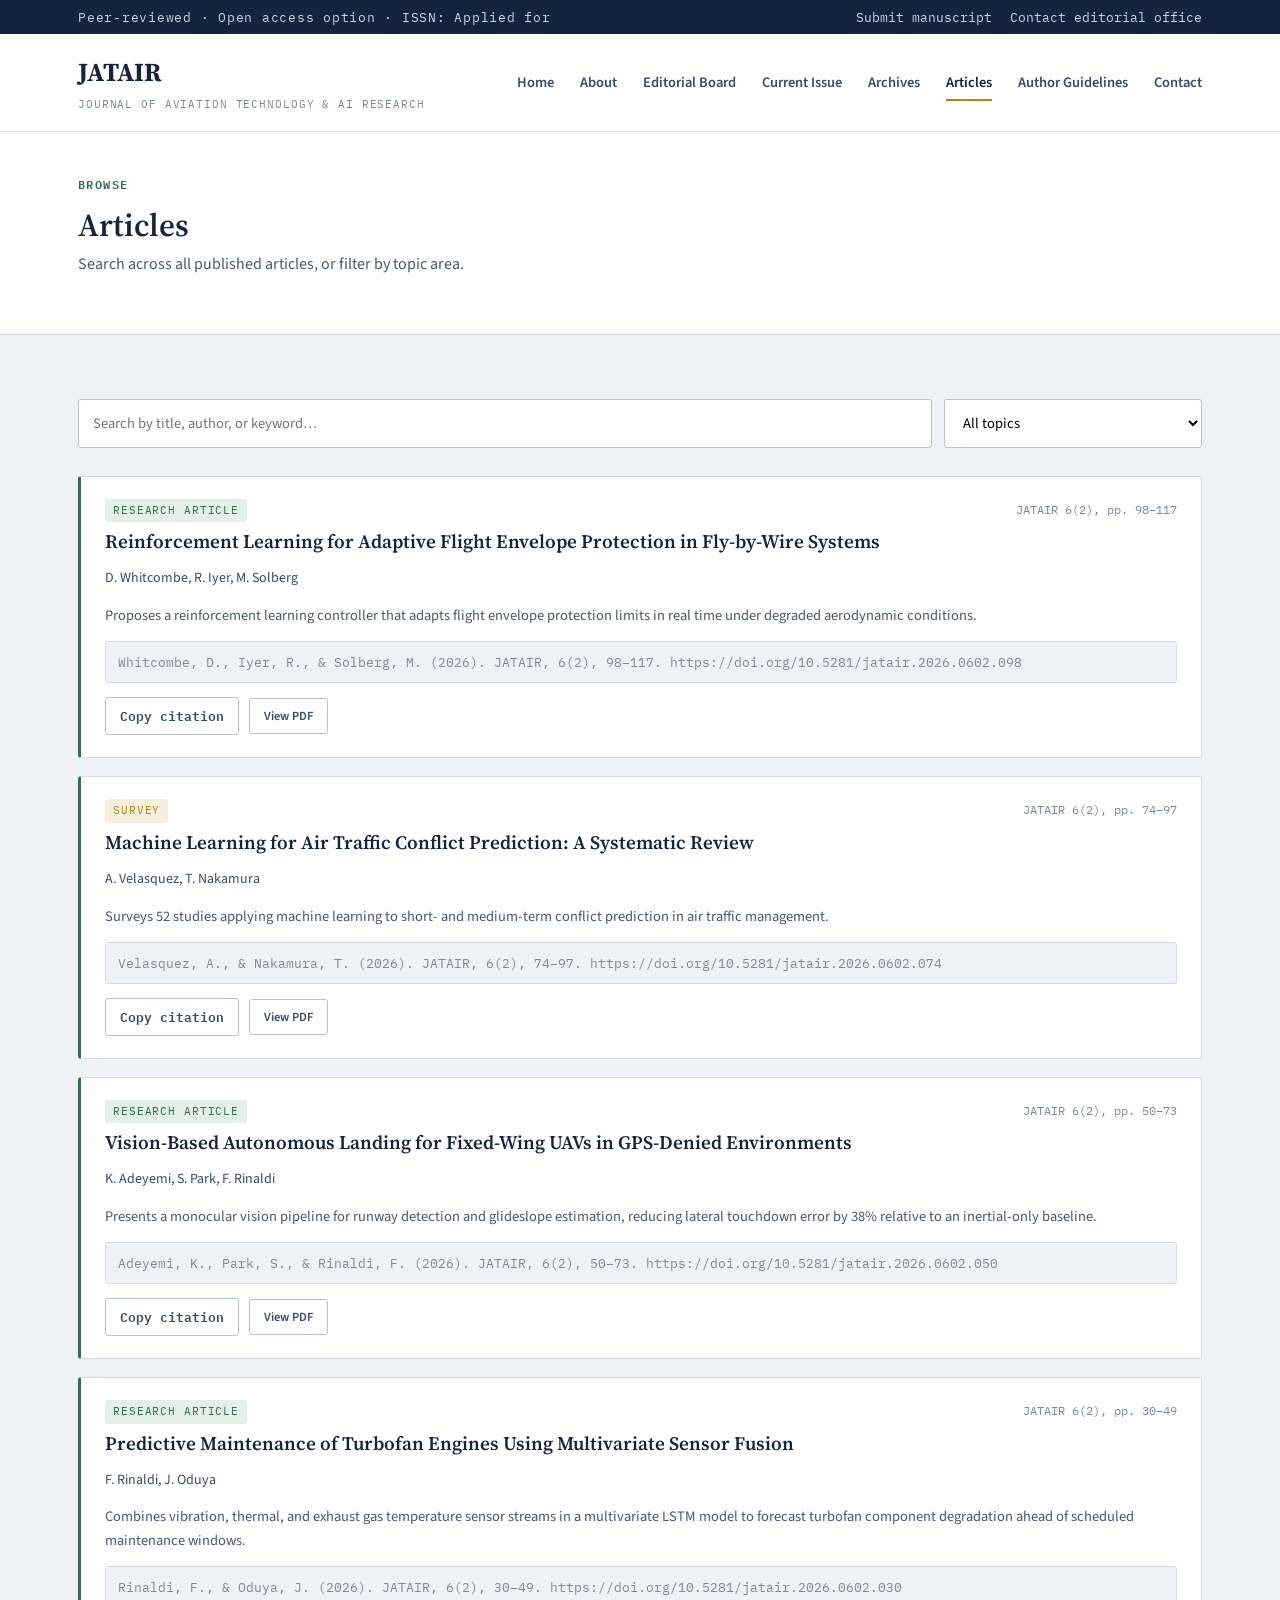
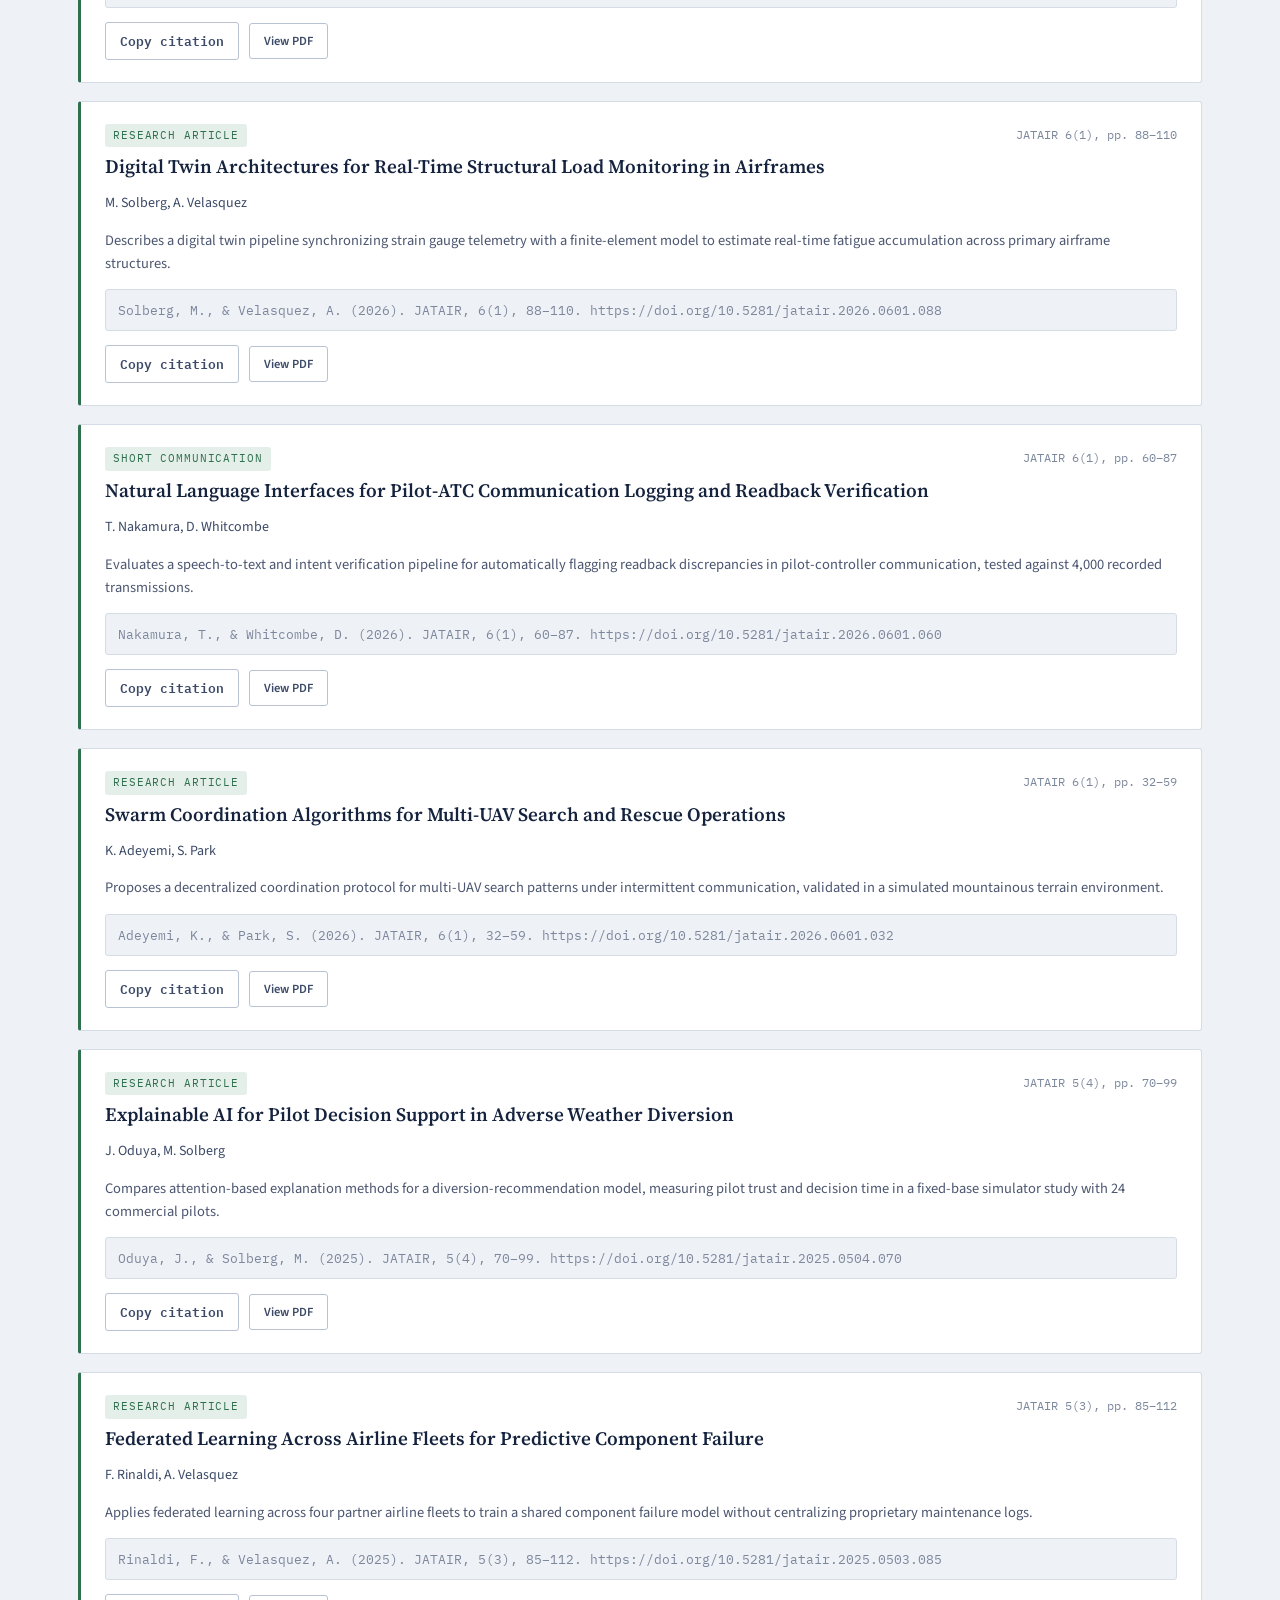
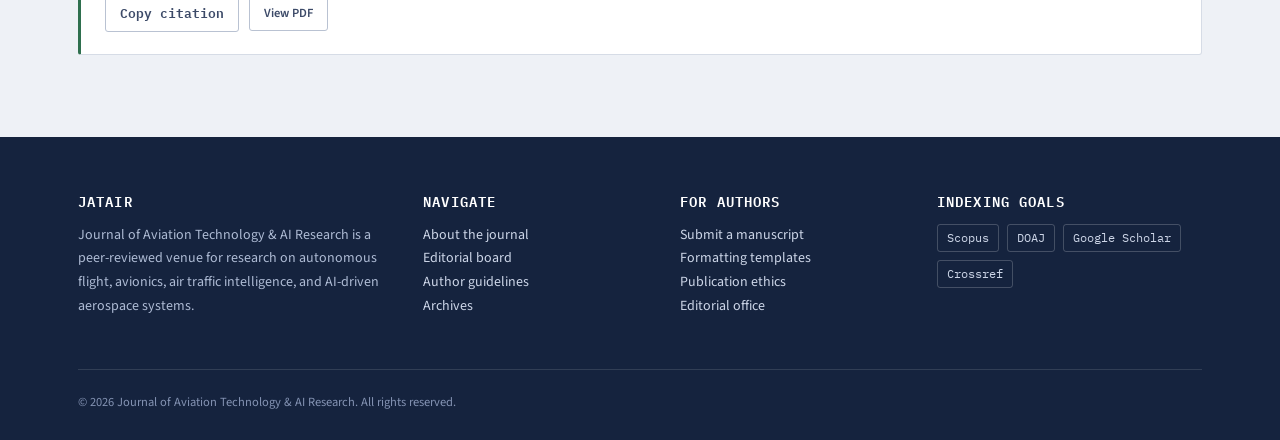
<file: articles.html>
<!DOCTYPE html>
<html lang="en">
<head>
<meta charset="UTF-8">
<meta name="viewport" content="width=device-width, initial-scale=1.0">
<title>Articles — JATAIR</title>
<meta name="description" content="Search and browse all articles published in the Journal of Aviation Technology & AI Research.">
<link rel="stylesheet" href="styles.css">
<link rel="preconnect" href="https://fonts.googleapis.com">
<link href="https://fonts.googleapis.com/css2?family=Source+Serif+4:wght@500;600;700&family=Source+Sans+3:wght@400;500;600;700&family=IBM+Plex+Mono:wght@400;500;600&display=swap" rel="stylesheet">
</head>
<body>
<a class="skip-link" href="#main">Skip to content</a>

<div class="topbar">
  <div class="container">
    <span class="issn">Peer-reviewed · Open access option · ISSN: Applied for</span>
    <div class="topbar-links">
      <a href="submit.html">Submit manuscript</a>
      <a href="contact.html">Contact editorial office</a>
    </div>
  </div>
</div>

<header class="site-header">
  <div class="container">
    <a href="index.html" class="brand">
      <span class="brand-mark">JATAIR</span>
      <span class="brand-sub">Journal of Aviation Technology &amp; AI Research</span>
    </a>
    <button class="nav-toggle" aria-label="Toggle navigation" aria-expanded="false">
      <span></span><span></span><span></span>
    </button>
    <nav class="main-nav" aria-label="Primary">
      <ul>
        <li><a href="index.html">Home</a></li>
        <li><a href="about.html">About</a></li>
        <li><a href="board.html">Editorial Board</a></li>
        <li><a href="current-issue.html">Current Issue</a></li>
        <li><a href="archives.html">Archives</a></li>
        <li><a href="articles.html" aria-current="page">Articles</a></li>
        <li><a href="guidelines.html">Author Guidelines</a></li>
        <li><a href="contact.html">Contact</a></li>
      </ul>
    </nav>
  </div>
</header>

<main id="main">

  <div class="page-header">
    <div class="container">
      <span class="eyebrow">Browse</span>
      <h1>Articles</h1>
      <p>Search across all published articles, or filter by topic area.</p>
    </div>
  </div>

  <section class="section">
    <div class="container">

      <div class="search-bar">
        <input type="search" data-article-search placeholder="Search by title, author, or keyword…" aria-label="Search articles">
        <select data-topic-filter aria-label="Filter by topic">
          <option value="all">All topics</option>
          <option value="autonomy">Autonomous Flight &amp; UAVs</option>
          <option value="avionics">Avionics &amp; Flight-Critical Systems</option>
          <option value="atc">Air Traffic Management</option>
          <option value="maintenance">Maintenance &amp; Structural Health</option>
          <option value="hf">Human Factors &amp; Cockpit Systems</option>
        </select>
      </div>

      <article class="citation-card" data-article-card data-topic="avionics">
        <div class="citation-card__head">
          <span class="citation-card__tag">Research Article</span>
          <span class="citation-card__pages">JATAIR 6(2), pp. 98–117</span>
        </div>
        <h3 class="citation-card__title"><a href="#">Reinforcement Learning for Adaptive Flight Envelope Protection in Fly-by-Wire Systems</a></h3>
        <p class="citation-card__authors">D. Whitcombe, R. Iyer, M. Solberg</p>
        <p class="citation-card__abstract">Proposes a reinforcement learning controller that adapts flight envelope protection limits in real time under degraded aerodynamic conditions.</p>
        <div class="citation-card__meta">Whitcombe, D., Iyer, R., & Solberg, M. (2026). JATAIR, 6(2), 98–117. https://doi.org/10.5281/jatair.2026.0602.098</div>
        <div class="citation-card__actions">
          <button class="copy-btn" data-citation="Whitcombe, D., Iyer, R., & Solberg, M. (2026). Reinforcement Learning for Adaptive Flight Envelope Protection in Fly-by-Wire Systems. JATAIR, 6(2), 98-117. https://doi.org/10.5281/jatair.2026.0602.098">Copy citation</button>
          <a href="#" class="btn btn-ghost btn-small">View PDF</a>
        </div>
      </article>

      <article class="citation-card" data-article-card data-topic="atc">
        <div class="citation-card__head">
          <span class="citation-card__tag gold">Survey</span>
          <span class="citation-card__pages">JATAIR 6(2), pp. 74–97</span>
        </div>
        <h3 class="citation-card__title"><a href="#">Machine Learning for Air Traffic Conflict Prediction: A Systematic Review</a></h3>
        <p class="citation-card__authors">A. Velasquez, T. Nakamura</p>
        <p class="citation-card__abstract">Surveys 52 studies applying machine learning to short- and medium-term conflict prediction in air traffic management.</p>
        <div class="citation-card__meta">Velasquez, A., & Nakamura, T. (2026). JATAIR, 6(2), 74–97. https://doi.org/10.5281/jatair.2026.0602.074</div>
        <div class="citation-card__actions">
          <button class="copy-btn" data-citation="Velasquez, A., & Nakamura, T. (2026). Machine Learning for Air Traffic Conflict Prediction: A Systematic Review. JATAIR, 6(2), 74-97. https://doi.org/10.5281/jatair.2026.0602.074">Copy citation</button>
          <a href="#" class="btn btn-ghost btn-small">View PDF</a>
        </div>
      </article>

      <article class="citation-card" data-article-card data-topic="autonomy">
        <div class="citation-card__head">
          <span class="citation-card__tag">Research Article</span>
          <span class="citation-card__pages">JATAIR 6(2), pp. 50–73</span>
        </div>
        <h3 class="citation-card__title"><a href="#">Vision-Based Autonomous Landing for Fixed-Wing UAVs in GPS-Denied Environments</a></h3>
        <p class="citation-card__authors">K. Adeyemi, S. Park, F. Rinaldi</p>
        <p class="citation-card__abstract">Presents a monocular vision pipeline for runway detection and glideslope estimation, reducing lateral touchdown error by 38% relative to an inertial-only baseline.</p>
        <div class="citation-card__meta">Adeyemi, K., Park, S., & Rinaldi, F. (2026). JATAIR, 6(2), 50–73. https://doi.org/10.5281/jatair.2026.0602.050</div>
        <div class="citation-card__actions">
          <button class="copy-btn" data-citation="Adeyemi, K., Park, S., & Rinaldi, F. (2026). Vision-Based Autonomous Landing for Fixed-Wing UAVs in GPS-Denied Environments. JATAIR, 6(2), 50-73. https://doi.org/10.5281/jatair.2026.0602.050">Copy citation</button>
          <a href="#" class="btn btn-ghost btn-small">View PDF</a>
        </div>
      </article>

      <article class="citation-card" data-article-card data-topic="maintenance">
        <div class="citation-card__head">
          <span class="citation-card__tag">Research Article</span>
          <span class="citation-card__pages">JATAIR 6(2), pp. 30–49</span>
        </div>
        <h3 class="citation-card__title"><a href="#">Predictive Maintenance of Turbofan Engines Using Multivariate Sensor Fusion</a></h3>
        <p class="citation-card__authors">F. Rinaldi, J. Oduya</p>
        <p class="citation-card__abstract">Combines vibration, thermal, and exhaust gas temperature sensor streams in a multivariate LSTM model to forecast turbofan component degradation ahead of scheduled maintenance windows.</p>
        <div class="citation-card__meta">Rinaldi, F., & Oduya, J. (2026). JATAIR, 6(2), 30–49. https://doi.org/10.5281/jatair.2026.0602.030</div>
        <div class="citation-card__actions">
          <button class="copy-btn" data-citation="Rinaldi, F., & Oduya, J. (2026). Predictive Maintenance of Turbofan Engines Using Multivariate Sensor Fusion. JATAIR, 6(2), 30-49. https://doi.org/10.5281/jatair.2026.0602.030">Copy citation</button>
          <a href="#" class="btn btn-ghost btn-small">View PDF</a>
        </div>
      </article>

      <article class="citation-card" data-article-card data-topic="avionics">
        <div class="citation-card__head">
          <span class="citation-card__tag">Research Article</span>
          <span class="citation-card__pages">JATAIR 6(1), pp. 88–110</span>
        </div>
        <h3 class="citation-card__title"><a href="#">Digital Twin Architectures for Real-Time Structural Load Monitoring in Airframes</a></h3>
        <p class="citation-card__authors">M. Solberg, A. Velasquez</p>
        <p class="citation-card__abstract">Describes a digital twin pipeline synchronizing strain gauge telemetry with a finite-element model to estimate real-time fatigue accumulation across primary airframe structures.</p>
        <div class="citation-card__meta">Solberg, M., & Velasquez, A. (2026). JATAIR, 6(1), 88–110. https://doi.org/10.5281/jatair.2026.0601.088</div>
        <div class="citation-card__actions">
          <button class="copy-btn" data-citation="Solberg, M., & Velasquez, A. (2026). Digital Twin Architectures for Real-Time Structural Load Monitoring in Airframes. JATAIR, 6(1), 88-110. https://doi.org/10.5281/jatair.2026.0601.088">Copy citation</button>
          <a href="#" class="btn btn-ghost btn-small">View PDF</a>
        </div>
      </article>

      <article class="citation-card" data-article-card data-topic="hf">
        <div class="citation-card__head">
          <span class="citation-card__tag">Short Communication</span>
          <span class="citation-card__pages">JATAIR 6(1), pp. 60–87</span>
        </div>
        <h3 class="citation-card__title"><a href="#">Natural Language Interfaces for Pilot-ATC Communication Logging and Readback Verification</a></h3>
        <p class="citation-card__authors">T. Nakamura, D. Whitcombe</p>
        <p class="citation-card__abstract">Evaluates a speech-to-text and intent verification pipeline for automatically flagging readback discrepancies in pilot-controller communication, tested against 4,000 recorded transmissions.</p>
        <div class="citation-card__meta">Nakamura, T., & Whitcombe, D. (2026). JATAIR, 6(1), 60–87. https://doi.org/10.5281/jatair.2026.0601.060</div>
        <div class="citation-card__actions">
          <button class="copy-btn" data-citation="Nakamura, T., & Whitcombe, D. (2026). Natural Language Interfaces for Pilot-ATC Communication Logging and Readback Verification. JATAIR, 6(1), 60-87. https://doi.org/10.5281/jatair.2026.0601.060">Copy citation</button>
          <a href="#" class="btn btn-ghost btn-small">View PDF</a>
        </div>
      </article>

      <article class="citation-card" data-article-card data-topic="autonomy">
        <div class="citation-card__head">
          <span class="citation-card__tag">Research Article</span>
          <span class="citation-card__pages">JATAIR 6(1), pp. 32–59</span>
        </div>
        <h3 class="citation-card__title"><a href="#">Swarm Coordination Algorithms for Multi-UAV Search and Rescue Operations</a></h3>
        <p class="citation-card__authors">K. Adeyemi, S. Park</p>
        <p class="citation-card__abstract">Proposes a decentralized coordination protocol for multi-UAV search patterns under intermittent communication, validated in a simulated mountainous terrain environment.</p>
        <div class="citation-card__meta">Adeyemi, K., & Park, S. (2026). JATAIR, 6(1), 32–59. https://doi.org/10.5281/jatair.2026.0601.032</div>
        <div class="citation-card__actions">
          <button class="copy-btn" data-citation="Adeyemi, K., & Park, S. (2026). Swarm Coordination Algorithms for Multi-UAV Search and Rescue Operations. JATAIR, 6(1), 32-59. https://doi.org/10.5281/jatair.2026.0601.032">Copy citation</button>
          <a href="#" class="btn btn-ghost btn-small">View PDF</a>
        </div>
      </article>

      <article class="citation-card" data-article-card data-topic="hf">
        <div class="citation-card__head">
          <span class="citation-card__tag">Research Article</span>
          <span class="citation-card__pages">JATAIR 5(4), pp. 70–99</span>
        </div>
        <h3 class="citation-card__title"><a href="#">Explainable AI for Pilot Decision Support in Adverse Weather Diversion</a></h3>
        <p class="citation-card__authors">J. Oduya, M. Solberg</p>
        <p class="citation-card__abstract">Compares attention-based explanation methods for a diversion-recommendation model, measuring pilot trust and decision time in a fixed-base simulator study with 24 commercial pilots.</p>
        <div class="citation-card__meta">Oduya, J., & Solberg, M. (2025). JATAIR, 5(4), 70–99. https://doi.org/10.5281/jatair.2025.0504.070</div>
        <div class="citation-card__actions">
          <button class="copy-btn" data-citation="Oduya, J., & Solberg, M. (2025). Explainable AI for Pilot Decision Support in Adverse Weather Diversion. JATAIR, 5(4), 70-99. https://doi.org/10.5281/jatair.2025.0504.070">Copy citation</button>
          <a href="#" class="btn btn-ghost btn-small">View PDF</a>
        </div>
      </article>

      <article class="citation-card" data-article-card data-topic="maintenance">
        <div class="citation-card__head">
          <span class="citation-card__tag">Research Article</span>
          <span class="citation-card__pages">JATAIR 5(3), pp. 85–112</span>
        </div>
        <h3 class="citation-card__title"><a href="#">Federated Learning Across Airline Fleets for Predictive Component Failure</a></h3>
        <p class="citation-card__authors">F. Rinaldi, A. Velasquez</p>
        <p class="citation-card__abstract">Applies federated learning across four partner airline fleets to train a shared component failure model without centralizing proprietary maintenance logs.</p>
        <div class="citation-card__meta">Rinaldi, F., & Velasquez, A. (2025). JATAIR, 5(3), 85–112. https://doi.org/10.5281/jatair.2025.0503.085</div>
        <div class="citation-card__actions">
          <button class="copy-btn" data-citation="Rinaldi, F., & Velasquez, A. (2025). Federated Learning Across Airline Fleets for Predictive Component Failure. JATAIR, 5(3), 85-112. https://doi.org/10.5281/jatair.2025.0503.085">Copy citation</button>
          <a href="#" class="btn btn-ghost btn-small">View PDF</a>
        </div>
      </article>

      <div class="no-results">No articles match your search. Try a different keyword or topic.</div>

    </div>
  </section>

</main>

<footer class="site-footer">
  <div class="container">
    <div class="footer-grid">
      <div>
        <h4>JATAIR</h4>
        <p>Journal of Aviation Technology &amp; AI Research is a peer-reviewed venue for research on autonomous flight, avionics, air traffic intelligence, and AI-driven aerospace systems.</p>
      </div>
      <div>
        <h4>Navigate</h4>
        <ul>
          <li><a href="about.html">About the journal</a></li>
          <li><a href="board.html">Editorial board</a></li>
          <li><a href="guidelines.html">Author guidelines</a></li>
          <li><a href="archives.html">Archives</a></li>
        </ul>
      </div>
      <div>
        <h4>For authors</h4>
        <ul>
          <li><a href="submit.html">Submit a manuscript</a></li>
          <li><a href="guidelines.html#formatting">Formatting templates</a></li>
          <li><a href="guidelines.html#ethics">Publication ethics</a></li>
          <li><a href="contact.html">Editorial office</a></li>
        </ul>
      </div>
      <div>
        <h4>Indexing goals</h4>
        <div class="indexing-list">
          <span>Scopus</span>
          <span>DOAJ</span>
          <span>Google Scholar</span>
          <span>Crossref</span>
        </div>
      </div>
    </div>
    <div class="footer-bottom">
      <span>© 2026 Journal of Aviation Technology &amp; AI Research. All rights reserved.</span>
    </div>
  </div>
</footer>

<script src="script.js"></script>
</body>
</html>
</file>
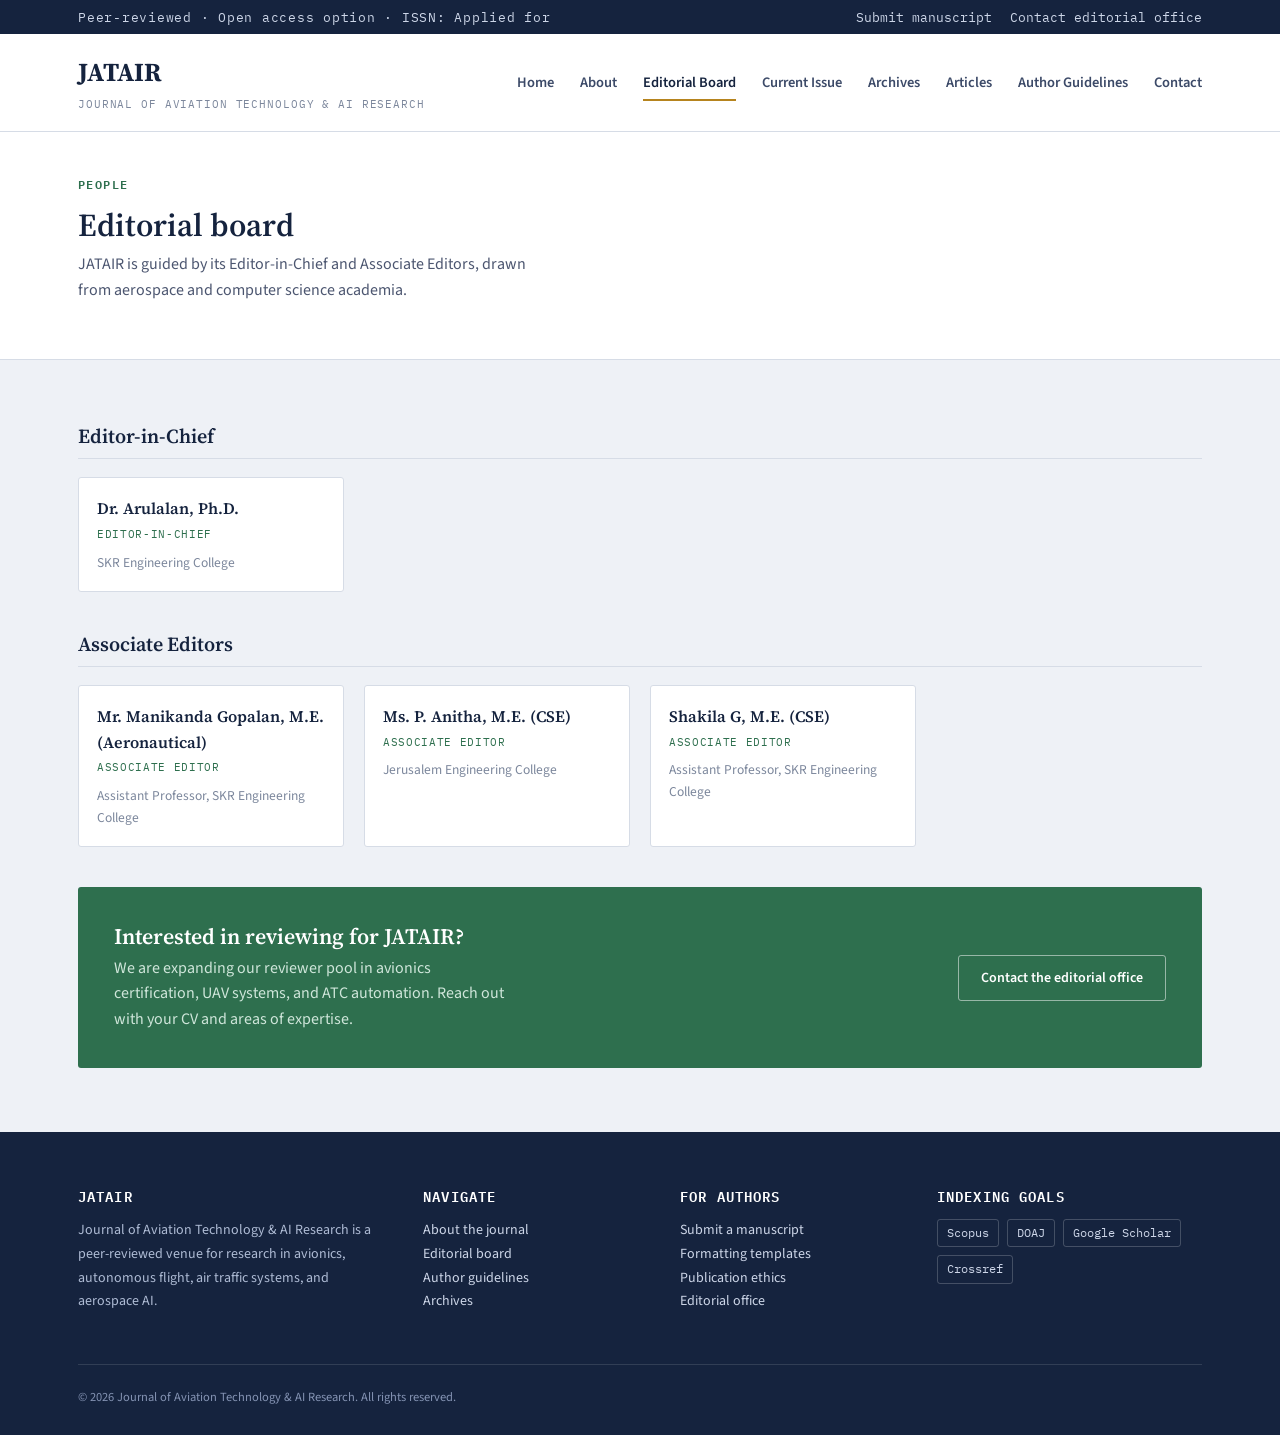
<file: board.html>
<!DOCTYPE html>
<html lang="en">
<head>
<meta charset="UTF-8">
<meta name="viewport" content="width=device-width, initial-scale=1.0">
<title>Editorial Board — JATAIR</title>
<meta name="description" content="Editorial board of the Journal of Aviation Technology & AI Research.">
<link rel="stylesheet" href="styles.css">
<link rel="preconnect" href="https://fonts.googleapis.com">
<link href="https://fonts.googleapis.com/css2?family=Source+Serif+4:wght@500;600;700&family=Source+Sans+3:wght@400;500;600;700&family=IBM+Plex+Mono:wght@400;500;600&display=swap" rel="stylesheet">
</head>
<body>
<a class="skip-link" href="#main">Skip to content</a>

<div class="topbar">
  <div class="container">
    <span class="issn">Peer-reviewed · Open access option · ISSN: Applied for</span>
    <div class="topbar-links">
      <a href="submit.html">Submit manuscript</a>
      <a href="contact.html">Contact editorial office</a>
    </div>
  </div>
</div>

<header class="site-header">
  <div class="container">
    <a href="index.html" class="brand">
      <span class="brand-mark">JATAIR</span>
      <span class="brand-sub">Journal of Aviation Technology &amp; AI Research</span>
    </a>
    <button class="nav-toggle" aria-label="Toggle navigation" aria-expanded="false">
      <span></span><span></span><span></span>
    </button>
    <nav class="main-nav" aria-label="Primary">
      <ul>
        <li><a href="index.html">Home</a></li>
        <li><a href="about.html">About</a></li>
        <li><a href="board.html" aria-current="page">Editorial Board</a></li>
        <li><a href="current-issue.html">Current Issue</a></li>
        <li><a href="archives.html">Archives</a></li>
        <li><a href="articles.html">Articles</a></li>
        <li><a href="guidelines.html">Author Guidelines</a></li>
        <li><a href="contact.html">Contact</a></li>
      </ul>
    </nav>
  </div>
</header>

<main id="main">

  <div class="page-header">
    <div class="container">
      <span class="eyebrow">People</span>
      <h1>Editorial board</h1>
      <p>JATAIR is guided by its Editor-in-Chief and Associate Editors, drawn from aerospace and computer science academia.</p>
    </div>
  </div>

  <section class="section">
    <div class="container">

      <div class="board-group">
        <h3>Editor-in-Chief</h3>
        <div class="board-grid">
          <div class="board-member">
            <div class="name">Dr. Arulalan, Ph.D.</div>
            <div class="role">Editor-in-Chief</div>
            <div class="affil">SKR Engineering College</div>
          </div>
        </div>
      </div>

      <div class="board-group">
        <h3>Associate Editors</h3>
        <div class="board-grid">
          <div class="board-member">
            <div class="name">Mr. Manikanda Gopalan, M.E. (Aeronautical)</div>
            <div class="role">Associate Editor</div>
            <div class="affil">Assistant Professor, SKR Engineering College</div>
          </div>
          <div class="board-member">
            <div class="name">Ms. P. Anitha, M.E. (CSE)</div>
            <div class="role">Associate Editor</div>
            <div class="affil">Jerusalem Engineering College</div>
          </div>
          <div class="board-member">
            <div class="name">Shakila G, M.E. (CSE)</div>
            <div class="role">Associate Editor</div>
            <div class="affil">Assistant Professor, SKR Engineering College</div>
          </div>
        </div>
      </div>

      <div class="cfp-banner" style="margin-top: 12px;">
        <div>
          <h3>Interested in reviewing for JATAIR?</h3>
          <p>We are expanding our reviewer pool in avionics certification, UAV systems, and ATC automation. Reach out with your CV and areas of expertise.</p>
        </div>
        <a href="contact.html" class="btn btn-secondary" style="border-color:rgba(255,255,255,0.5); color:#fff;">Contact the editorial office</a>
      </div>

    </div>
  </section>

</main>

<footer class="site-footer">
  <div class="container">
    <div class="footer-grid">
      <div>
        <h4>JATAIR</h4>
        <p>Journal of Aviation Technology &amp; AI Research is a peer-reviewed venue for research in avionics, autonomous flight, air traffic systems, and aerospace AI.</p>
      </div>
      <div>
        <h4>Navigate</h4>
        <ul>
          <li><a href="about.html">About the journal</a></li>
          <li><a href="board.html">Editorial board</a></li>
          <li><a href="guidelines.html">Author guidelines</a></li>
          <li><a href="archives.html">Archives</a></li>
        </ul>
      </div>
      <div>
        <h4>For authors</h4>
        <ul>
          <li><a href="submit.html">Submit a manuscript</a></li>
          <li><a href="guidelines.html#formatting">Formatting templates</a></li>
          <li><a href="guidelines.html#ethics">Publication ethics</a></li>
          <li><a href="contact.html">Editorial office</a></li>
        </ul>
      </div>
      <div>
        <h4>Indexing goals</h4>
        <div class="indexing-list">
          <span>Scopus</span>
          <span>DOAJ</span>
          <span>Google Scholar</span>
          <span>Crossref</span>
        </div>
      </div>
    </div>
    <div class="footer-bottom">
      <span>© 2026 Journal of Aviation Technology &amp; AI Research. All rights reserved.</span>
    </div>
  </div>
</footer>

<script src="script.js"></script>
</body>
</html>
</file>
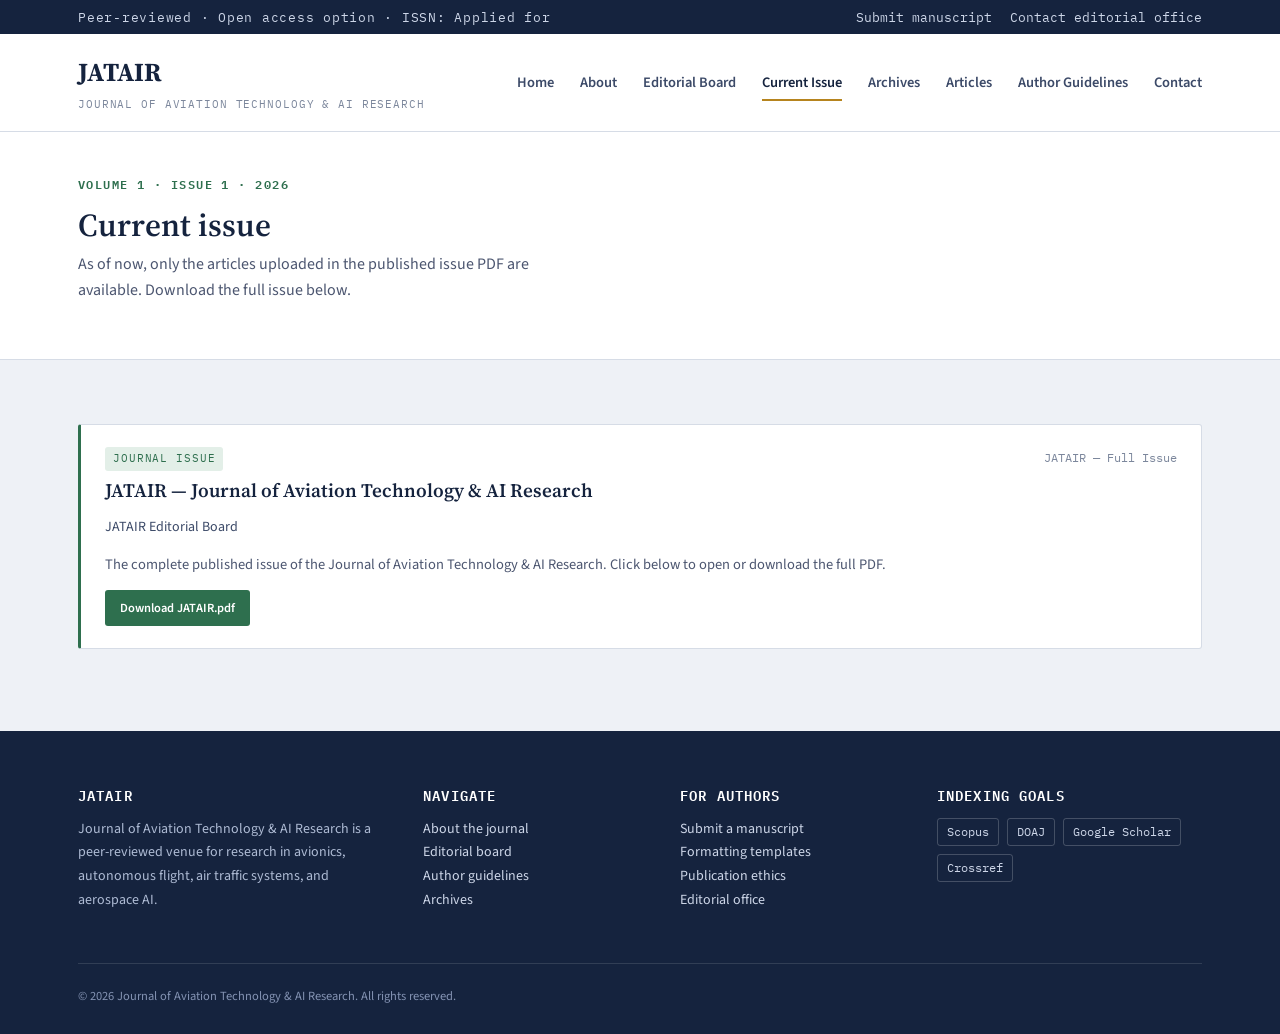
<file: current-issue.html>
<!DOCTYPE html>
<html lang="en">
<head>
<meta charset="UTF-8">
<meta name="viewport" content="width=device-width, initial-scale=1.0">
<title>Current Issue — JATAIR</title>
<meta name="description" content="Table of contents for the current issue of the Journal of Aviation Technology & AI Research.">
<link rel="stylesheet" href="styles.css">
<link rel="preconnect" href="https://fonts.googleapis.com">
<link href="https://fonts.googleapis.com/css2?family=Source+Serif+4:wght@500;600;700&family=Source+Sans+3:wght@400;500;600;700&family=IBM+Plex+Mono:wght@400;500;600&display=swap" rel="stylesheet">
</head>
<body>
<a class="skip-link" href="#main">Skip to content</a>

<div class="topbar">
  <div class="container">
    <span class="issn">Peer-reviewed · Open access option · ISSN: Applied for</span>
    <div class="topbar-links">
      <a href="submit.html">Submit manuscript</a>
      <a href="contact.html">Contact editorial office</a>
    </div>
  </div>
</div>

<header class="site-header">
  <div class="container">
    <a href="index.html" class="brand">
      <span class="brand-mark">JATAIR</span>
      <span class="brand-sub">Journal of Aviation Technology &amp; AI Research</span>
    </a>
    <button class="nav-toggle" aria-label="Toggle navigation" aria-expanded="false">
      <span></span><span></span><span></span>
    </button>
    <nav class="main-nav" aria-label="Primary">
      <ul>
        <li><a href="index.html">Home</a></li>
        <li><a href="about.html">About</a></li>
        <li><a href="board.html">Editorial Board</a></li>
        <li><a href="current-issue.html" aria-current="page">Current Issue</a></li>
        <li><a href="archives.html">Archives</a></li>
        <li><a href="articles.html">Articles</a></li>
        <li><a href="guidelines.html">Author Guidelines</a></li>
        <li><a href="contact.html">Contact</a></li>
      </ul>
    </nav>
  </div>
</header>

<main id="main">

  <div class="page-header">
    <div class="container">
      <span class="eyebrow">Volume 1 · Issue 1 · 2026</span>
      <h1>Current issue</h1>
      <p>As of now, only the articles uploaded in the published issue PDF are available. Download the full issue below.</p>
    </div>
  </div>

  <section class="section">
    <div class="container">


      <article class="citation-card">
        <div class="citation-card__head">
          <span class="citation-card__tag">Journal Issue</span>
          <span class="citation-card__pages">JATAIR — Full Issue</span>
        </div>
        <h3 class="citation-card__title"><a href="JATAIR.pdf">JATAIR — Journal of Aviation Technology &amp; AI Research</a></h3>
        <p class="citation-card__authors">JATAIR Editorial Board</p>
        <p class="citation-card__abstract">The complete published issue of the Journal of Aviation Technology &amp; AI Research. Click below to open or download the full PDF.</p>
        <div class="citation-card__actions">
          <a href="JATAIR.pdf" class="btn btn-primary btn-small">Download JATAIR.pdf</a>
        </div>
      </article>

    </div>

</main>

<footer class="site-footer">
  <div class="container">
    <div class="footer-grid">
      <div>
        <h4>JATAIR</h4>
        <p>Journal of Aviation Technology &amp; AI Research is a peer-reviewed venue for research in avionics, autonomous flight, air traffic systems, and aerospace AI.</p>
      </div>
      <div>
        <h4>Navigate</h4>
        <ul>
          <li><a href="about.html">About the journal</a></li>
          <li><a href="board.html">Editorial board</a></li>
          <li><a href="guidelines.html">Author guidelines</a></li>
          <li><a href="archives.html">Archives</a></li>
        </ul>
      </div>
      <div>
        <h4>For authors</h4>
        <ul>
          <li><a href="submit.html">Submit a manuscript</a></li>
          <li><a href="guidelines.html#formatting">Formatting templates</a></li>
          <li><a href="guidelines.html#ethics">Publication ethics</a></li>
          <li><a href="contact.html">Editorial office</a></li>
        </ul>
      </div>
      <div>
        <h4>Indexing goals</h4>
        <div class="indexing-list">
          <span>Scopus</span>
          <span>DOAJ</span>
          <span>Google Scholar</span>
          <span>Crossref</span>
        </div>
      </div>
    </div>
    <div class="footer-bottom">
      <span>© 2026 Journal of Aviation Technology &amp; AI Research. All rights reserved.</span>
    </div>
  </div>
</footer>

<script src="script.js"></script>
</body>
</html>
</file>
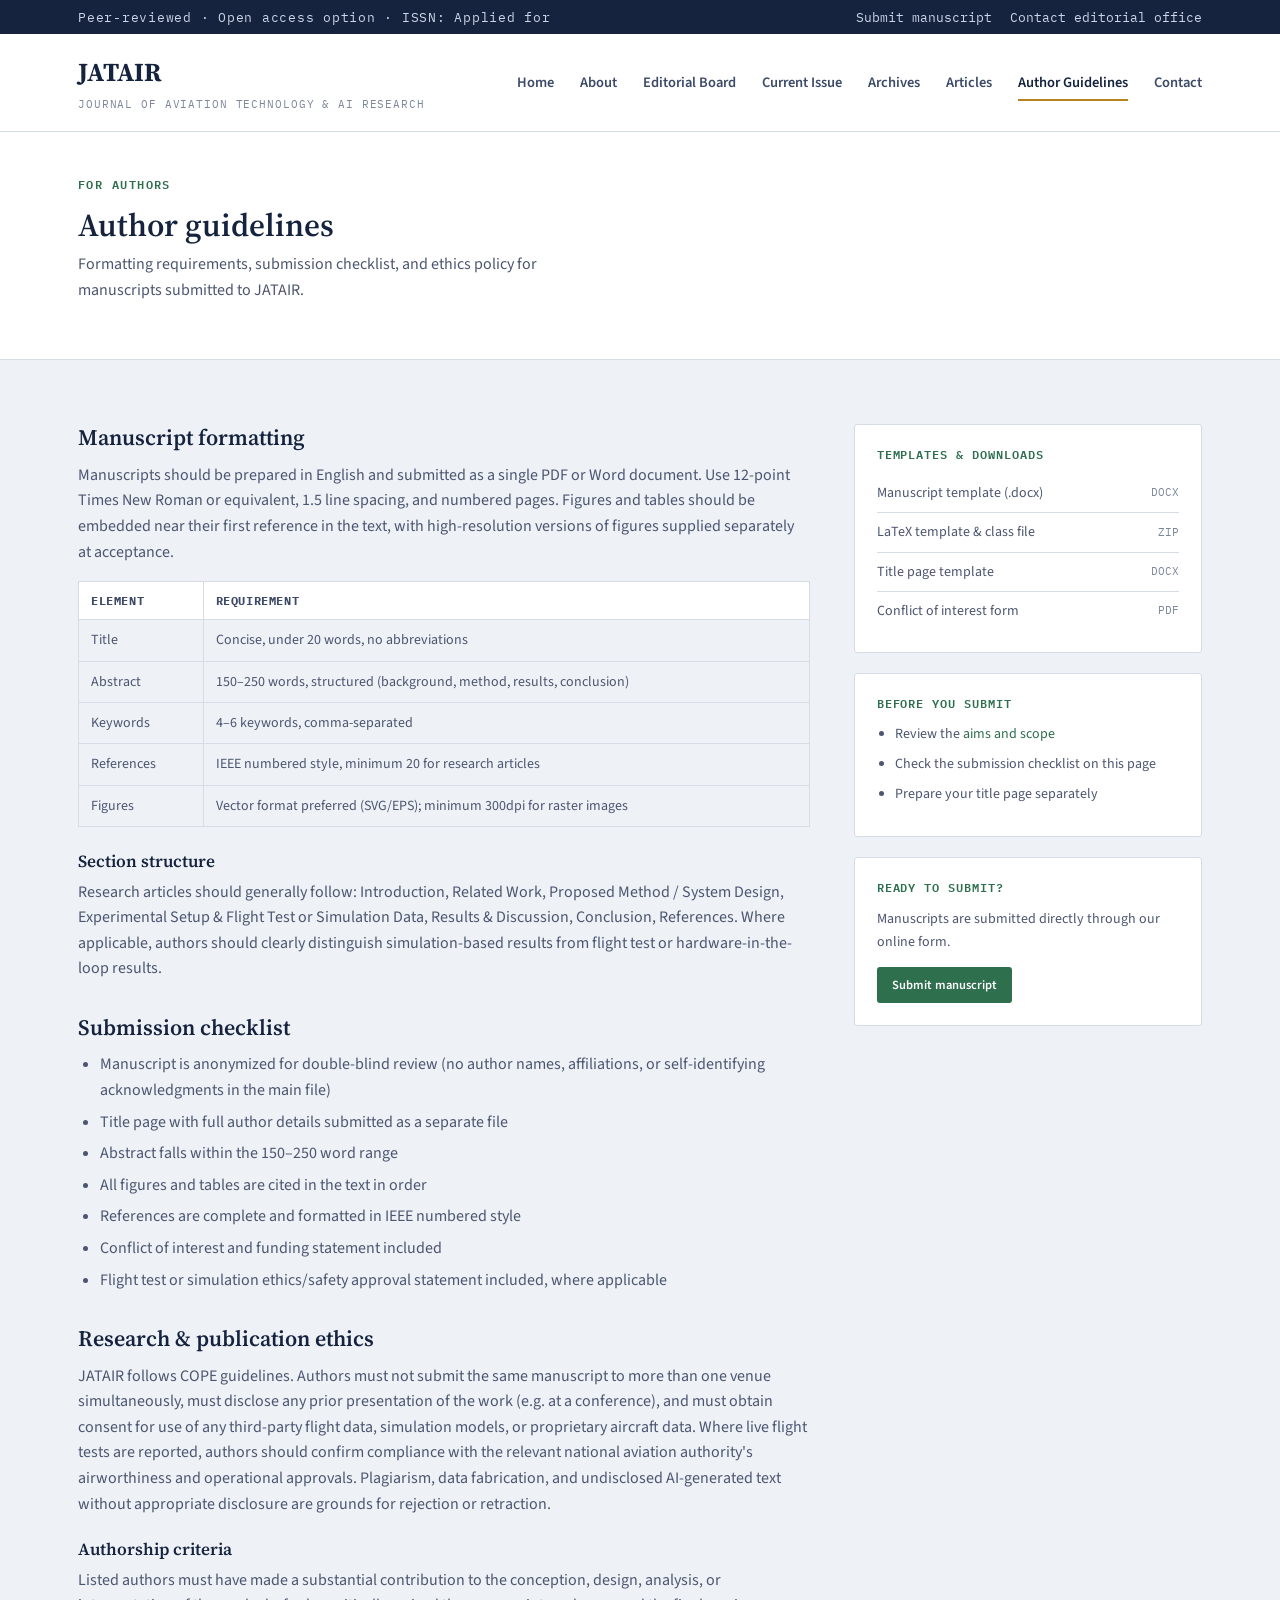
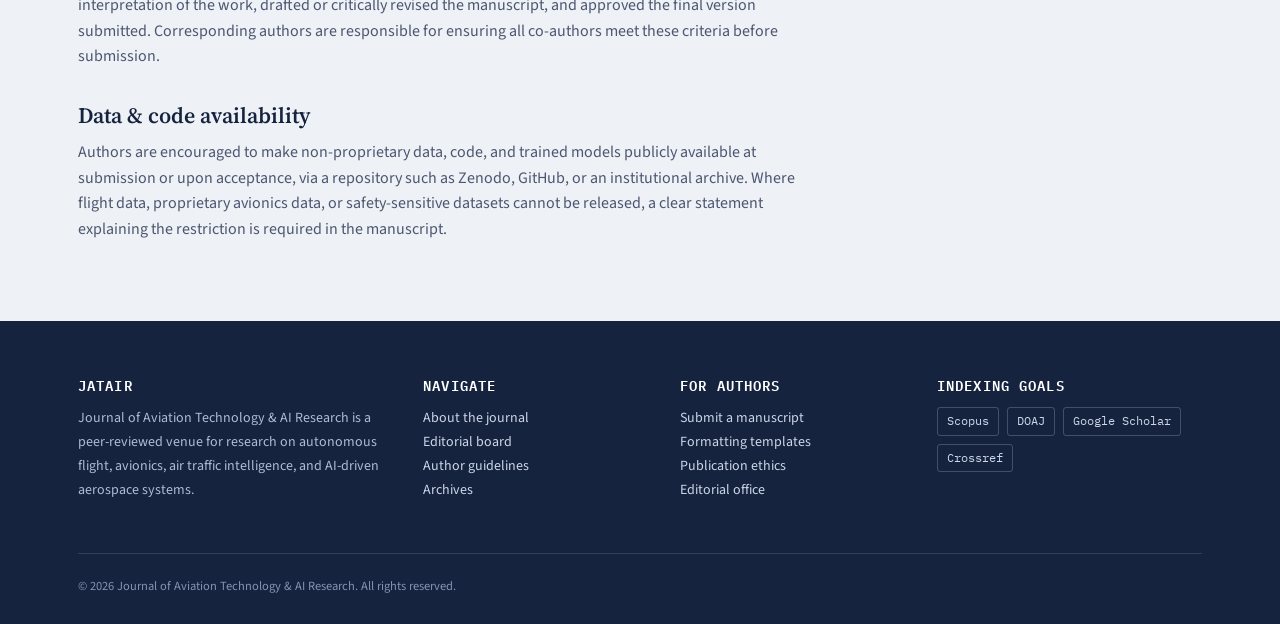
<file: guidelines.html>
<!DOCTYPE html>
<html lang="en">
<head>
<meta charset="UTF-8">
<meta name="viewport" content="width=device-width, initial-scale=1.0">
<title>Author Guidelines — JATAIR</title>
<meta name="description" content="Formatting, submission, and ethics guidelines for authors submitting to JATAIR.">
<link rel="stylesheet" href="styles.css">
<link rel="preconnect" href="https://fonts.googleapis.com">
<link href="https://fonts.googleapis.com/css2?family=Source+Serif+4:wght@500;600;700&family=Source+Sans+3:wght@400;500;600;700&family=IBM+Plex+Mono:wght@400;500;600&display=swap" rel="stylesheet">
</head>
<body>
<a class="skip-link" href="#main">Skip to content</a>

<div class="topbar">
  <div class="container">
    <span class="issn">Peer-reviewed · Open access option · ISSN: Applied for</span>
    <div class="topbar-links">
      <a href="submit.html">Submit manuscript</a>
      <a href="contact.html">Contact editorial office</a>
    </div>
  </div>
</div>

<header class="site-header">
  <div class="container">
    <a href="index.html" class="brand">
      <span class="brand-mark">JATAIR</span>
      <span class="brand-sub">Journal of Aviation Technology &amp; AI Research</span>
    </a>
    <button class="nav-toggle" aria-label="Toggle navigation" aria-expanded="false">
      <span></span><span></span><span></span>
    </button>
    <nav class="main-nav" aria-label="Primary">
      <ul>
        <li><a href="index.html">Home</a></li>
        <li><a href="about.html">About</a></li>
        <li><a href="board.html">Editorial Board</a></li>
        <li><a href="current-issue.html">Current Issue</a></li>
        <li><a href="archives.html">Archives</a></li>
        <li><a href="articles.html">Articles</a></li>
        <li><a href="guidelines.html" aria-current="page">Author Guidelines</a></li>
        <li><a href="contact.html">Contact</a></li>
      </ul>
    </nav>
  </div>
</header>

<main id="main">

  <div class="page-header">
    <div class="container">
      <span class="eyebrow">For authors</span>
      <h1>Author guidelines</h1>
      <p>Formatting requirements, submission checklist, and ethics policy for manuscripts submitted to JATAIR.</p>
    </div>
  </div>

  <section class="section">
    <div class="container">
      <div class="layout-2col">
        <div class="prose">

          <h2 id="formatting">Manuscript formatting</h2>
          <p>Manuscripts should be prepared in English and submitted as a single PDF or Word document. Use 12-point Times New Roman or equivalent, 1.5 line spacing, and numbered pages. Figures and tables should be embedded near their first reference in the text, with high-resolution versions of figures supplied separately at acceptance.</p>

          <table>
            <thead><tr><th>Element</th><th>Requirement</th></tr></thead>
            <tbody>
              <tr><td>Title</td><td>Concise, under 20 words, no abbreviations</td></tr>
              <tr><td>Abstract</td><td>150–250 words, structured (background, method, results, conclusion)</td></tr>
              <tr><td>Keywords</td><td>4–6 keywords, comma-separated</td></tr>
              <tr><td>References</td><td>IEEE numbered style, minimum 20 for research articles</td></tr>
              <tr><td>Figures</td><td>Vector format preferred (SVG/EPS); minimum 300dpi for raster images</td></tr>
            </tbody>
          </table>

          <h3>Section structure</h3>
          <p>Research articles should generally follow: Introduction, Related Work, Proposed Method / System Design, Experimental Setup &amp; Flight Test or Simulation Data, Results &amp; Discussion, Conclusion, References. Where applicable, authors should clearly distinguish simulation-based results from flight test or hardware-in-the-loop results.</p>

          <h2>Submission checklist</h2>
          <ul>
            <li>Manuscript is anonymized for double-blind review (no author names, affiliations, or self-identifying acknowledgments in the main file)</li>
            <li>Title page with full author details submitted as a separate file</li>
            <li>Abstract falls within the 150–250 word range</li>
            <li>All figures and tables are cited in the text in order</li>
            <li>References are complete and formatted in IEEE numbered style</li>
            <li>Conflict of interest and funding statement included</li>
            <li>Flight test or simulation ethics/safety approval statement included, where applicable</li>
          </ul>

          <h2 id="ethics">Research &amp; publication ethics</h2>
          <p>JATAIR follows COPE guidelines. Authors must not submit the same manuscript to more than one venue simultaneously, must disclose any prior presentation of the work (e.g. at a conference), and must obtain consent for use of any third-party flight data, simulation models, or proprietary aircraft data. Where live flight tests are reported, authors should confirm compliance with the relevant national aviation authority's airworthiness and operational approvals. Plagiarism, data fabrication, and undisclosed AI-generated text without appropriate disclosure are grounds for rejection or retraction.</p>

          <h3>Authorship criteria</h3>
          <p>Listed authors must have made a substantial contribution to the conception, design, analysis, or interpretation of the work, drafted or critically revised the manuscript, and approved the final version submitted. Corresponding authors are responsible for ensuring all co-authors meet these criteria before submission.</p>

          <h2>Data &amp; code availability</h2>
          <p>Authors are encouraged to make non-proprietary data, code, and trained models publicly available at submission or upon acceptance, via a repository such as Zenodo, GitHub, or an institutional archive. Where flight data, proprietary avionics data, or safety-sensitive datasets cannot be released, a clear statement explaining the restriction is required in the manuscript.</p>

        </div>

        <aside>
          <div class="sidebar-card">
            <h3>Templates &amp; downloads</h3>
            <div class="download-link"><span>Manuscript template (.docx)</span><span class="ext">DOCX</span></div>
            <div class="download-link"><span>LaTeX template &amp; class file</span><span class="ext">ZIP</span></div>
            <div class="download-link"><span>Title page template</span><span class="ext">DOCX</span></div>
            <div class="download-link"><span>Conflict of interest form</span><span class="ext">PDF</span></div>
          </div>
          <div class="sidebar-card">
            <h3>Before you submit</h3>
            <ul>
              <li>Review the <a href="about.html">aims and scope</a></li>
              <li>Check the submission checklist on this page</li>
              <li>Prepare your title page separately</li>
            </ul>
          </div>
          <div class="sidebar-card">
            <h3>Ready to submit?</h3>
            <p style="font-size:14px; margin-bottom:14px;">Manuscripts are submitted directly through our online form.</p>
            <a href="submit.html" class="btn btn-primary btn-small">Submit manuscript</a>
          </div>
        </aside>
      </div>
    </div>
  </section>

</main>

<footer class="site-footer">
  <div class="container">
    <div class="footer-grid">
      <div>
        <h4>JATAIR</h4>
        <p>Journal of Aviation Technology &amp; AI Research is a peer-reviewed venue for research on autonomous flight, avionics, air traffic intelligence, and AI-driven aerospace systems.</p>
      </div>
      <div>
        <h4>Navigate</h4>
        <ul>
          <li><a href="about.html">About the journal</a></li>
          <li><a href="board.html">Editorial board</a></li>
          <li><a href="guidelines.html">Author guidelines</a></li>
          <li><a href="archives.html">Archives</a></li>
        </ul>
      </div>
      <div>
        <h4>For authors</h4>
        <ul>
          <li><a href="submit.html">Submit a manuscript</a></li>
          <li><a href="guidelines.html#formatting">Formatting templates</a></li>
          <li><a href="guidelines.html#ethics">Publication ethics</a></li>
          <li><a href="contact.html">Editorial office</a></li>
        </ul>
      </div>
      <div>
        <h4>Indexing goals</h4>
        <div class="indexing-list">
          <span>Scopus</span>
          <span>DOAJ</span>
          <span>Google Scholar</span>
          <span>Crossref</span>
        </div>
      </div>
    </div>
    <div class="footer-bottom">
      <span>© 2026 Journal of Aviation Technology &amp; AI Research. All rights reserved.</span>
    </div>
  </div>
</footer>

<script src="script.js"></script>
</body>
</html>
</file>
<file: styles.css>
/* =========================================================
   JACIS — Journal of Applied Computing & Intelligent Systems
   Design tokens
   ========================================================= */
:root {
  /* Color */
  --paper:        #EEF1F6;
  --surface:      #FFFFFF;
  --ink:          #15233E;
  --ink-soft:     #3C4A68;
  --text:         #4C5670;
  --text-muted:   #7C879C;
  --line:         #D6DCE6;
  --line-strong:  #B9C2D2;
  --green:        #2E6F4E;
  --green-soft:   #E3EFE8;
  --gold:         #B6841E;
  --gold-soft:    #F6EFDC;

  /* Type */
  --font-display: "Source Serif 4", Georgia, "Times New Roman", serif;
  --font-body:    "Source Sans 3", -apple-system, Segoe UI, sans-serif;
  --font-mono:    "IBM Plex Mono", "Courier New", monospace;

  /* Layout */
  --max: 1180px;
  --radius: 3px;
}

* { box-sizing: border-box; }

html {
  scroll-behavior: smooth;
}

body {
  margin: 0;
  font-family: var(--font-body);
  color: var(--text);
  background: var(--paper);
  line-height: 1.6;
  font-size: 16px;
}

img, svg { display: block; max-width: 100%; }

a { color: var(--green); text-decoration: none; }
a:hover { text-decoration: underline; }

h1, h2, h3, h4 {
  font-family: var(--font-display);
  color: var(--ink);
  line-height: 1.2;
  margin: 0;
  font-weight: 600;
}

/* Visible keyboard focus everywhere */
a:focus-visible,
button:focus-visible,
input:focus-visible,
textarea:focus-visible,
select:focus-visible {
  outline: 2px solid var(--gold);
  outline-offset: 2px;
}

@media (prefers-reduced-motion: reduce) {
  * { animation-duration: 0.01ms !important; transition-duration: 0.01ms !important; scroll-behavior: auto !important; }
}

.container {
  max-width: var(--max);
  margin: 0 auto;
  padding: 0 28px;
}

.skip-link {
  position: absolute;
  left: -999px;
  background: var(--ink);
  color: #fff;
  padding: 8px 16px;
  z-index: 100;
}
.skip-link:focus { left: 12px; top: 12px; }

/* =========================================================
   Eyebrow / mono labels
   ========================================================= */
.eyebrow {
  font-family: var(--font-mono);
  font-size: 12px;
  letter-spacing: 0.12em;
  text-transform: uppercase;
  color: var(--green);
  font-weight: 600;
}
.eyebrow.muted { color: var(--text-muted); }

/* =========================================================
   Header / Navigation
   ========================================================= */
.topbar {
  background: var(--ink);
  color: #cdd6e8;
  font-family: var(--font-mono);
  font-size: 12.5px;
}
.topbar .container {
  display: flex;
  justify-content: space-between;
  align-items: center;
  padding-top: 7px;
  padding-bottom: 7px;
  flex-wrap: wrap;
  gap: 6px;
}
.topbar a { color: #cdd6e8; }
.topbar a:hover { color: #fff; }
.topbar .issn { letter-spacing: 0.06em; }
.topbar .topbar-links { display: flex; gap: 18px; }

.site-header {
  background: var(--surface);
  border-bottom: 1px solid var(--line);
  position: sticky;
  top: 0;
  z-index: 50;
}
.site-header .container {
  display: flex;
  align-items: center;
  justify-content: space-between;
  padding-top: 18px;
  padding-bottom: 18px;
  gap: 24px;
}

.brand {
  display: flex;
  flex-direction: column;
  gap: 2px;
  color: var(--ink);
}
.brand:hover { text-decoration: none; }
.brand .brand-mark {
  font-family: var(--font-display);
  font-weight: 700;
  font-size: 26px;
  letter-spacing: 0.01em;
}
.brand .brand-sub {
  font-family: var(--font-mono);
  font-size: 11px;
  color: var(--text-muted);
  letter-spacing: 0.08em;
  text-transform: uppercase;
}

.nav-toggle {
  display: none;
  background: none;
  border: 1px solid var(--line-strong);
  border-radius: var(--radius);
  padding: 8px 10px;
  cursor: pointer;
}
.nav-toggle span {
  display: block;
  width: 20px;
  height: 2px;
  background: var(--ink);
  margin: 4px 0;
}

.main-nav ul {
  display: flex;
  gap: 26px;
  list-style: none;
  margin: 0;
  padding: 0;
  flex-wrap: wrap;
}
.main-nav a {
  color: var(--ink-soft);
  font-size: 14.5px;
  font-weight: 600;
  padding: 6px 0;
  border-bottom: 2px solid transparent;
}
.main-nav a:hover,
.main-nav a[aria-current="page"] {
  color: var(--ink);
  border-bottom-color: var(--gold);
  text-decoration: none;
}

@media (max-width: 880px) {
  .nav-toggle { display: block; }
  .main-nav {
    display: none;
    width: 100%;
    order: 3;
  }
  .main-nav.open { display: block; }
  .main-nav ul {
    flex-direction: column;
    gap: 4px;
    border-top: 1px solid var(--line);
    padding-top: 12px;
    margin-top: 12px;
  }
  .site-header .container { flex-wrap: wrap; }
}

/* =========================================================
   Buttons
   ========================================================= */
.btn {
  display: inline-flex;
  align-items: center;
  gap: 8px;
  font-family: var(--font-body);
  font-weight: 600;
  font-size: 14px;
  padding: 11px 22px;
  border-radius: var(--radius);
  border: 1px solid transparent;
  cursor: pointer;
  transition: background 0.15s ease, color 0.15s ease, border-color 0.15s ease;
}
.btn-primary {
  background: var(--green);
  color: #fff;
}
.btn-primary:hover { background: #255c40; text-decoration: none; }
.btn-secondary {
  background: transparent;
  color: #fff;
  border-color: rgba(255,255,255,0.45);
}
.btn-secondary:hover { border-color: #fff; text-decoration: none; }
.btn-ghost {
  background: transparent;
  color: var(--ink-soft);
  border-color: var(--line-strong);
}
.btn-ghost:hover { border-color: var(--ink-soft); color: var(--ink); text-decoration: none; }
.btn-small {
  font-size: 12.5px;
  padding: 7px 14px;
}

/* =========================================================
   Hero (home)
   ========================================================= */
.hero {
  background: var(--ink);
  color: #dde3ee;
  overflow: hidden;
  position: relative;
}
.hero .container {
  display: grid;
  grid-template-columns: 1.1fr 1fr;
  gap: 48px;
  align-items: center;
  padding-top: 64px;
  padding-bottom: 64px;
}
.hero h1 {
  color: #fff;
  font-size: clamp(32px, 4.4vw, 50px);
  margin: 14px 0 18px;
}
.hero .lede {
  font-size: 17px;
  color: #b9c4da;
  max-width: 46ch;
  margin-bottom: 28px;
}
.hero .issue-tag {
  font-family: var(--font-mono);
  font-size: 13px;
  letter-spacing: 0.1em;
  color: #9fe3bc;
  text-transform: uppercase;
}
.hero-actions { display: flex; gap: 14px; flex-wrap: wrap; }

.hero-graphic { width: 100%; }
.hero-graphic svg { width: 100%; height: auto; }

@media (max-width: 880px) {
  .hero .container { grid-template-columns: 1fr; padding-top: 44px; padding-bottom: 44px; }
  .hero-graphic { order: -1; max-width: 360px; margin: 0 auto; }
}

/* =========================================================
   Stats strip
   ========================================================= */
.stats-strip {
  background: var(--surface);
  border-bottom: 1px solid var(--line);
}
.stats-strip .container {
  display: grid;
  grid-template-columns: repeat(4, 1fr);
  gap: 0;
}
.stat {
  padding: 28px 20px;
  text-align: center;
  border-left: 1px solid var(--line);
}
.stat:first-child { border-left: none; }
.stat .value {
  font-family: var(--font-mono);
  font-size: 28px;
  font-weight: 600;
  color: var(--ink);
}
.stat .label {
  font-size: 12.5px;
  color: var(--text-muted);
  margin-top: 4px;
  letter-spacing: 0.02em;
}
@media (max-width: 720px) {
  .stats-strip .container { grid-template-columns: repeat(2, 1fr); }
  .stat:nth-child(3) { border-left: none; }
  .stat:nth-child(odd) { border-left: none; }
  .stat { border-top: 1px solid var(--line); }
  .stat:nth-child(-n+2) { border-top: none; }
}

/* =========================================================
   Section scaffolding
   ========================================================= */
.section {
  padding: 64px 0;
}
.section.tight { padding: 44px 0; }
.section-header {
  margin-bottom: 32px;
  max-width: 64ch;
}
.section-header h2 {
  font-size: 28px;
  margin-top: 8px;
}
.section-header p {
  margin-top: 10px;
  color: var(--text);
}
.section.alt { background: var(--surface); }
.section + .section { border-top: 1px solid var(--line); }

.page-header {
  background: var(--surface);
  border-bottom: 1px solid var(--line);
  padding: 40px 0;
}
.page-header h1 { font-size: 32px; margin-top: 8px; }
.page-header p { margin-top: 8px; color: var(--text); max-width: 60ch; }

/* =========================================================
   Citation card — signature element
   ========================================================= */
.citation-card {
  background: var(--surface);
  border: 1px solid var(--line);
  border-left: 3px solid var(--green);
  border-radius: var(--radius);
  padding: 22px 24px;
  margin-bottom: 18px;
}
.citation-card__head {
  display: flex;
  justify-content: space-between;
  align-items: baseline;
  gap: 12px;
  flex-wrap: wrap;
  margin-bottom: 8px;
}
.citation-card__tag {
  display: inline-block;
  font-family: var(--font-mono);
  font-size: 11px;
  letter-spacing: 0.08em;
  text-transform: uppercase;
  color: var(--green);
  background: var(--green-soft);
  padding: 3px 8px;
  border-radius: var(--radius);
}
.citation-card__tag.gold {
  color: var(--gold);
  background: var(--gold-soft);
}
.citation-card__pages {
  font-family: var(--font-mono);
  font-size: 12px;
  color: var(--text-muted);
}
.citation-card__title {
  font-size: 19px;
  margin: 4px 0 6px;
}
.citation-card__title a { color: var(--ink); }
.citation-card__title a:hover { color: var(--green); }
.citation-card__authors {
  font-size: 14px;
  color: var(--ink-soft);
  margin-bottom: 10px;
}
.citation-card__abstract {
  font-size: 14.5px;
  color: var(--text);
  margin-bottom: 14px;
}
.citation-card__meta {
  font-family: var(--font-mono);
  font-size: 12.5px;
  color: var(--text-muted);
  background: var(--paper);
  border: 1px solid var(--line);
  border-radius: var(--radius);
  padding: 10px 12px;
  word-break: break-all;
  margin-bottom: 14px;
}
.citation-card__actions {
  display: flex;
  gap: 10px;
  flex-wrap: wrap;
  align-items: center;
}
.copy-btn {
  font-family: var(--font-mono);
  font-size: 12.5px;
  font-weight: 600;
  background: var(--surface);
  color: var(--ink-soft);
  border: 1px solid var(--line-strong);
  border-radius: var(--radius);
  padding: 7px 14px;
  cursor: pointer;
  transition: background 0.15s ease, color 0.15s ease;
}
.copy-btn:hover { background: var(--ink); color: #fff; border-color: var(--ink); }
.copy-btn[data-copied="true"] { background: var(--green); color: #fff; border-color: var(--green); }

/* =========================================================
   Call for papers banner
   ========================================================= */
.cfp-banner {
  background: var(--green);
  color: #eaf3ee;
  border-radius: var(--radius);
  padding: 36px;
  display: flex;
  justify-content: space-between;
  align-items: center;
  gap: 24px;
  flex-wrap: wrap;
}
.cfp-banner h3 { color: #fff; font-size: 22px; margin-bottom: 6px; }
.cfp-banner p { margin: 0; color: #cfe6da; max-width: 50ch; }

/* =========================================================
   Footer
   ========================================================= */
.site-footer {
  background: var(--ink);
  color: #aebbd4;
  padding: 56px 0 28px;
  font-size: 14px;
}
.footer-grid {
  display: grid;
  grid-template-columns: 1.4fr 1fr 1fr 1.2fr;
  gap: 36px;
  padding-bottom: 36px;
  border-bottom: 1px solid rgba(255,255,255,0.12);
}
.footer-grid h4 {
  color: #fff;
  font-size: 14px;
  font-family: var(--font-mono);
  letter-spacing: 0.08em;
  text-transform: uppercase;
  margin-bottom: 14px;
}
.footer-grid p, .footer-grid li { color: #aebbd4; line-height: 1.7; }
.footer-grid ul { list-style: none; margin: 0; padding: 0; }
.footer-grid a { color: #cdd6e8; }
.footer-grid a:hover { color: #fff; }
.indexing-list {
  display: flex;
  flex-wrap: wrap;
  gap: 8px;
}
.indexing-list span {
  font-family: var(--font-mono);
  font-size: 11.5px;
  border: 1px solid rgba(255,255,255,0.2);
  padding: 4px 9px;
  border-radius: var(--radius);
  color: #cdd6e8;
}
.footer-bottom {
  display: flex;
  justify-content: space-between;
  flex-wrap: wrap;
  gap: 8px;
  padding-top: 22px;
  font-size: 12.5px;
  color: #8493b3;
}
@media (max-width: 880px) {
  .footer-grid { grid-template-columns: 1fr 1fr; }
}
@media (max-width: 560px) {
  .footer-grid { grid-template-columns: 1fr; }
}

/* =========================================================
   Editorial board
   ========================================================= */
.board-group { margin-bottom: 40px; }
.board-group h3 {
  font-size: 20px;
  margin-bottom: 18px;
  padding-bottom: 10px;
  border-bottom: 1px solid var(--line);
}
.board-grid {
  display: grid;
  grid-template-columns: repeat(auto-fill, minmax(240px, 1fr));
  gap: 20px;
}
.board-member {
  background: var(--surface);
  border: 1px solid var(--line);
  border-radius: var(--radius);
  padding: 18px;
}
.board-member .name { font-family: var(--font-display); font-size: 16px; color: var(--ink); font-weight: 600; }
.board-member .role { font-family: var(--font-mono); font-size: 11px; color: var(--green); text-transform: uppercase; letter-spacing: 0.06em; margin: 4px 0 8px; }
.board-member .affil { font-size: 13.5px; color: var(--text-muted); }

/* =========================================================
   Process timeline (review workflow — real sequence)
   ========================================================= */
.timeline {
  list-style: none;
  margin: 0;
  padding: 0;
  display: grid;
  gap: 0;
}
.timeline li {
  display: grid;
  grid-template-columns: 56px 1fr;
  gap: 18px;
  padding: 18px 0;
  border-top: 1px solid var(--line);
}
.timeline li:first-child { border-top: none; }
.timeline .step-num {
  font-family: var(--font-mono);
  font-size: 13px;
  color: var(--green);
  background: var(--green-soft);
  width: 40px; height: 40px;
  display: flex; align-items: center; justify-content: center;
  border-radius: 50%;
}
.timeline h4 { font-size: 16px; margin-bottom: 4px; }
.timeline p { margin: 0; font-size: 14px; }

/* =========================================================
   Generic content lists / cards
   ========================================================= */
.info-grid {
  display: grid;
  grid-template-columns: repeat(3, 1fr);
  gap: 22px;
}
@media (max-width: 880px) { .info-grid { grid-template-columns: repeat(2, 1fr); } }
@media (max-width: 600px) { .info-grid { grid-template-columns: 1fr; } }

.info-card {
  background: var(--surface);
  border: 1px solid var(--line);
  border-radius: var(--radius);
  padding: 22px;
}
.info-card h3 { font-size: 17px; margin-bottom: 8px; }
.info-card p { font-size: 14px; margin: 0; }

.prose h2 { font-size: 22px; margin: 32px 0 12px; }
.prose h2:first-child { margin-top: 0; }
.prose h3 { font-size: 17px; margin: 22px 0 8px; }
.prose p { margin: 0 0 14px; }
.prose ul, .prose ol { margin: 0 0 14px; padding-left: 22px; }
.prose li { margin-bottom: 6px; }
.prose table {
  width: 100%;
  border-collapse: collapse;
  margin: 16px 0 24px;
  font-size: 14px;
}
.prose th, .prose td {
  border: 1px solid var(--line);
  padding: 9px 12px;
  text-align: left;
}
.prose th {
  background: var(--surface);
  font-family: var(--font-mono);
  font-size: 12px;
  text-transform: uppercase;
  letter-spacing: 0.05em;
  color: var(--ink-soft);
}
.prose code {
  font-family: var(--font-mono);
  background: var(--surface);
  border: 1px solid var(--line);
  border-radius: var(--radius);
  padding: 1px 5px;
  font-size: 13px;
}

/* =========================================================
   Two column layout (e.g. content + sidebar)
   ========================================================= */
.layout-2col {
  display: grid;
  grid-template-columns: 2.1fr 1fr;
  gap: 44px;
  align-items: start;
}
@media (max-width: 880px) { .layout-2col { grid-template-columns: 1fr; } }

.sidebar-card {
  background: var(--surface);
  border: 1px solid var(--line);
  border-radius: var(--radius);
  padding: 22px;
  margin-bottom: 20px;
}
.sidebar-card h3 {
  font-family: var(--font-mono);
  font-size: 12px;
  letter-spacing: 0.08em;
  text-transform: uppercase;
  color: var(--green);
  margin-bottom: 12px;
}
.sidebar-card ul { margin: 0; padding-left: 18px; font-size: 14px; }
.sidebar-card li { margin-bottom: 8px; }
.sidebar-card .download-link {
  display: flex;
  justify-content: space-between;
  align-items: center;
  font-size: 14px;
  padding: 8px 0;
  border-bottom: 1px solid var(--line);
}
.sidebar-card .download-link:last-child { border-bottom: none; }
.sidebar-card .download-link span.ext {
  font-family: var(--font-mono);
  font-size: 11px;
  color: var(--text-muted);
}

/* =========================================================
   Forms (Submit manuscript)
   ========================================================= */
.form-card {
  background: var(--surface);
  border: 1px solid var(--line);
  border-radius: var(--radius);
  padding: 32px;
}
.field { margin-bottom: 20px; }
.field label {
  display: block;
  font-size: 13.5px;
  font-weight: 600;
  color: var(--ink-soft);
  margin-bottom: 6px;
}
.field .hint {
  font-size: 12.5px;
  color: var(--text-muted);
  margin-top: 4px;
}
.field input,
.field select,
.field textarea {
  width: 100%;
  font-family: var(--font-body);
  font-size: 14.5px;
  padding: 11px 12px;
  border: 1px solid var(--line-strong);
  border-radius: var(--radius);
  background: var(--paper);
  color: var(--ink);
}
.field input:focus,
.field select:focus,
.field textarea:focus {
  background: var(--surface);
  border-color: var(--green);
}
.field-row {
  display: grid;
  grid-template-columns: 1fr 1fr;
  gap: 18px;
}
@media (max-width: 600px) { .field-row { grid-template-columns: 1fr; } }

.checkbox-field {
  display: flex;
  gap: 10px;
  align-items: flex-start;
  font-size: 14px;
  color: var(--text);
}
.checkbox-field input { width: auto; margin-top: 3px; }

.form-status {
  margin-top: 16px;
  padding: 12px 14px;
  border-radius: var(--radius);
  font-size: 14px;
  display: none;
}
.form-status.show { display: block; }
.form-status.success { background: var(--green-soft); color: var(--green); border: 1px solid var(--green); }

/* =========================================================
   Issue archive accordion
   ========================================================= */
.archive-issue {
  border: 1px solid var(--line);
  border-radius: var(--radius);
  background: var(--surface);
  margin-bottom: 14px;
  overflow: hidden;
}
.archive-issue summary {
  cursor: pointer;
  list-style: none;
  padding: 18px 22px;
  display: flex;
  justify-content: space-between;
  align-items: center;
  gap: 16px;
  font-weight: 600;
  color: var(--ink);
}
.archive-issue summary::-webkit-details-marker { display: none; }
.archive-issue summary .vol {
  font-family: var(--font-mono);
  font-size: 13px;
  color: var(--green);
  font-weight: 600;
}
.archive-issue summary .arrow {
  font-family: var(--font-mono);
  color: var(--text-muted);
  transition: transform 0.2s ease;
}
.archive-issue[open] summary .arrow { transform: rotate(90deg); }
.archive-issue .archive-body {
  padding: 0 22px 22px;
  border-top: 1px solid var(--line);
}
.archive-issue .archive-body { padding-top: 18px; }
.archive-toc-item {
  padding: 10px 0;
  border-bottom: 1px solid var(--line);
  display: flex;
  justify-content: space-between;
  gap: 14px;
  font-size: 14px;
}
.archive-toc-item:last-child { border-bottom: none; }
.archive-toc-item a { color: var(--ink-soft); font-weight: 600; }
.archive-toc-item a:hover { color: var(--green); }
.archive-toc-item .pages { font-family: var(--font-mono); font-size: 12.5px; color: var(--text-muted); white-space: nowrap; }

/* =========================================================
   Search / filter bar
   ========================================================= */
.search-bar {
  display: flex;
  gap: 12px;
  margin-bottom: 28px;
  flex-wrap: wrap;
}
.search-bar input[type="search"] {
  flex: 1;
  min-width: 200px;
  font-family: var(--font-body);
  font-size: 14.5px;
  padding: 12px 14px;
  border: 1px solid var(--line-strong);
  border-radius: var(--radius);
  background: var(--surface);
}
.search-bar select {
  font-family: var(--font-body);
  font-size: 14.5px;
  padding: 12px 14px;
  border: 1px solid var(--line-strong);
  border-radius: var(--radius);
  background: var(--surface);
}
.search-bar input:focus, .search-bar select:focus { border-color: var(--green); }

.no-results {
  text-align: center;
  padding: 40px 20px;
  color: var(--text-muted);
  font-size: 14.5px;
  display: none;
}
.no-results.show { display: block; }
</file>
